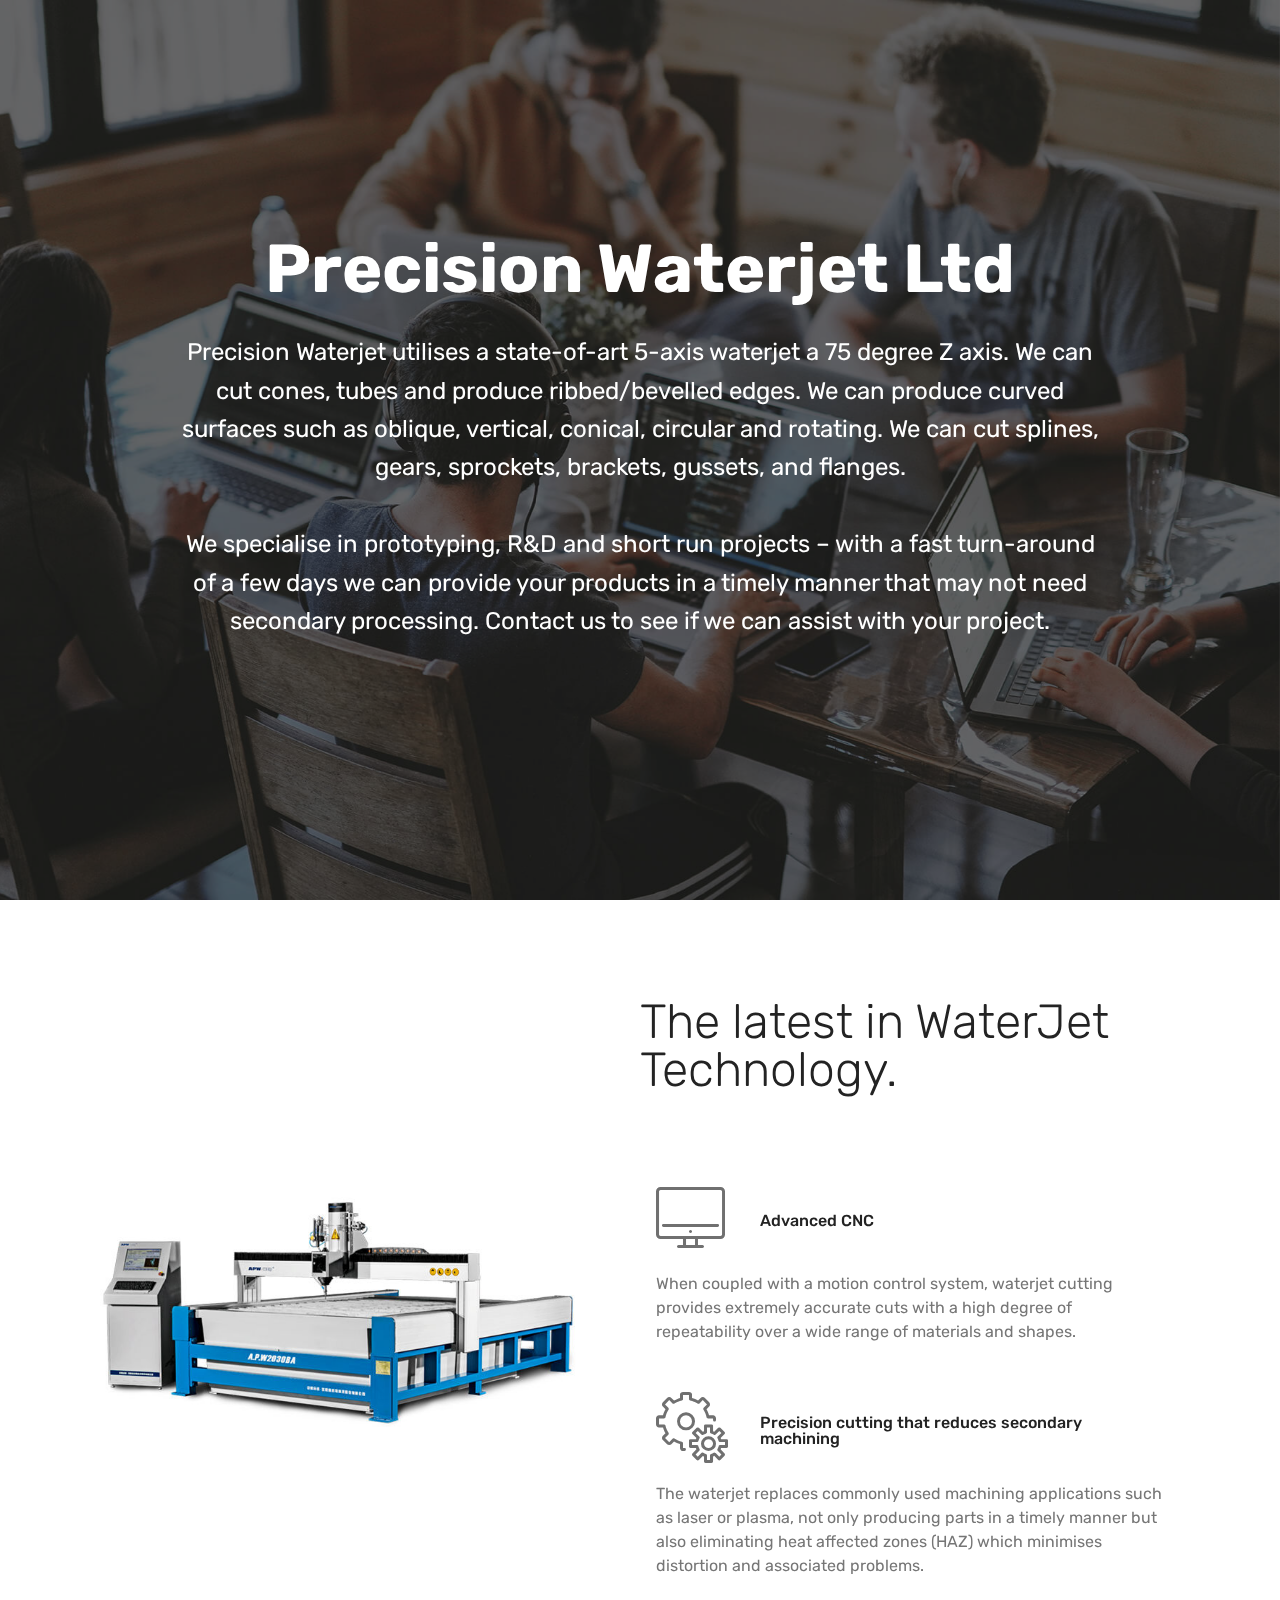
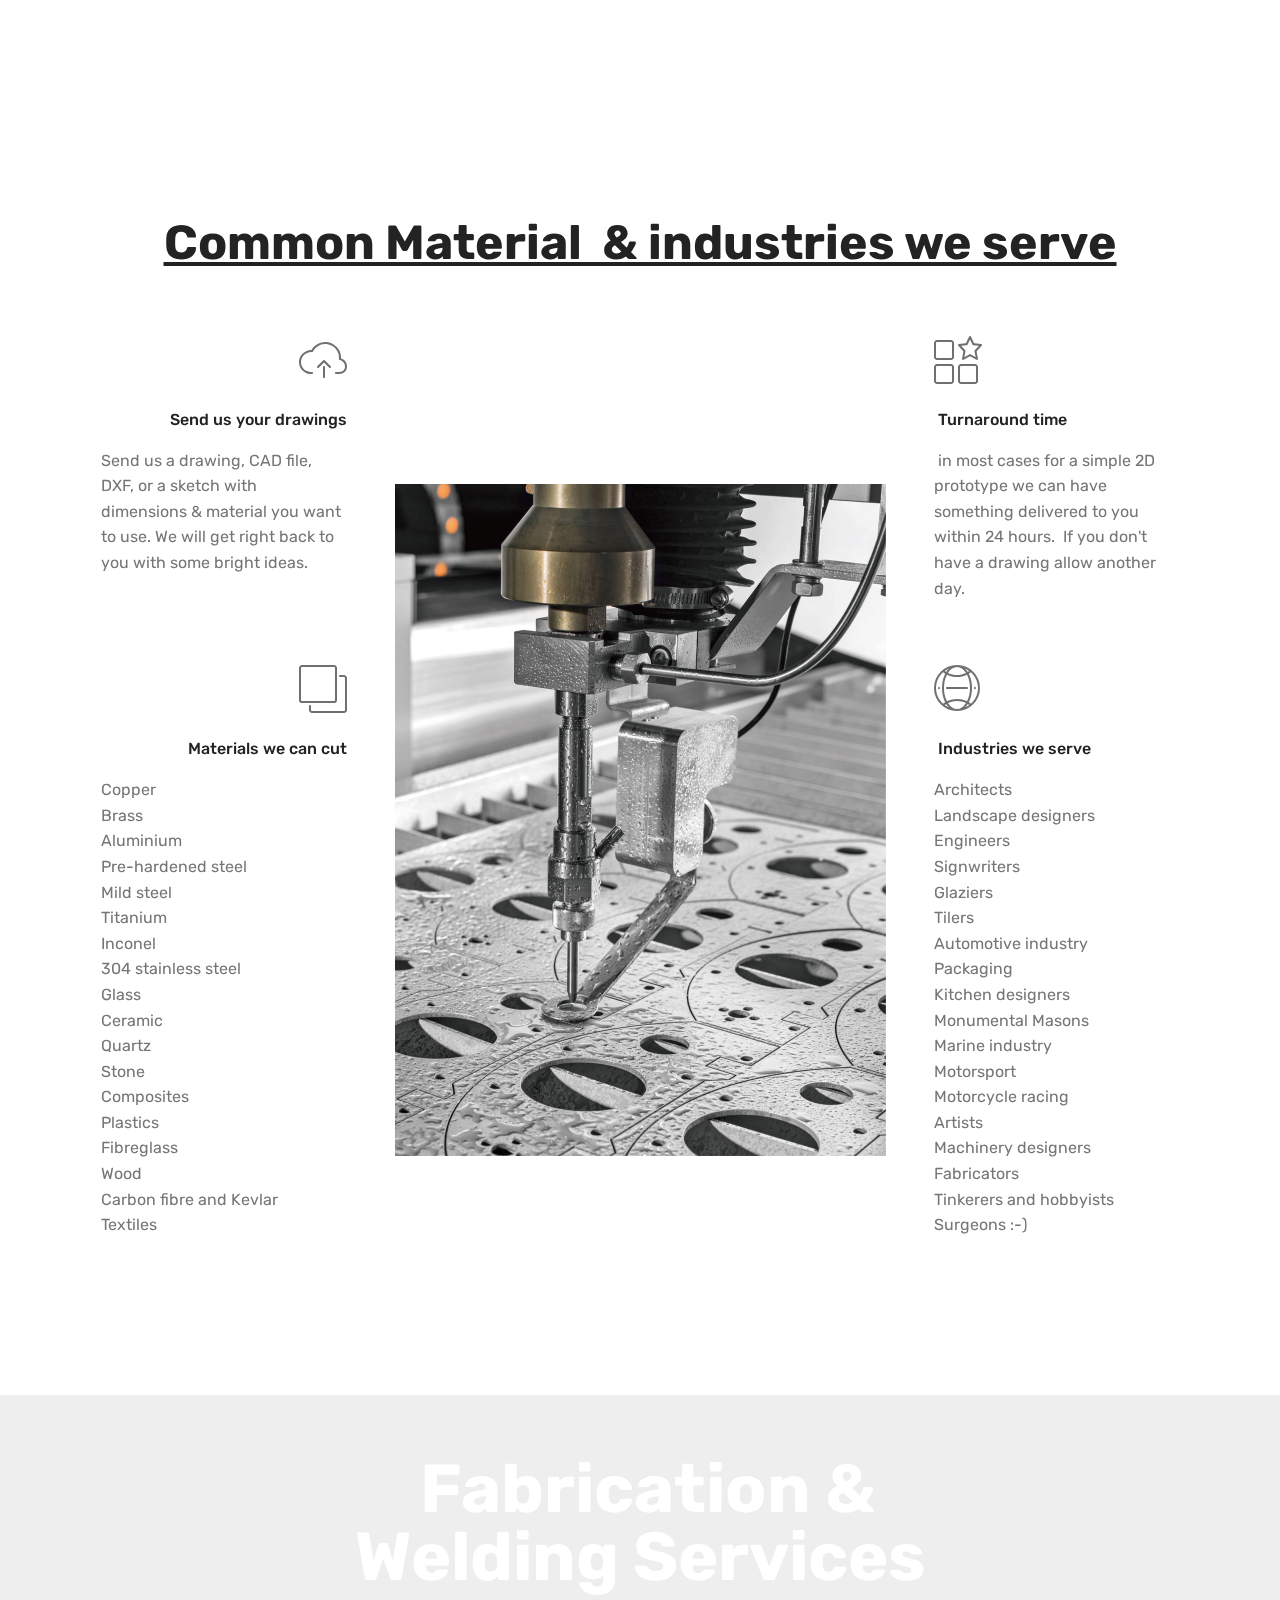
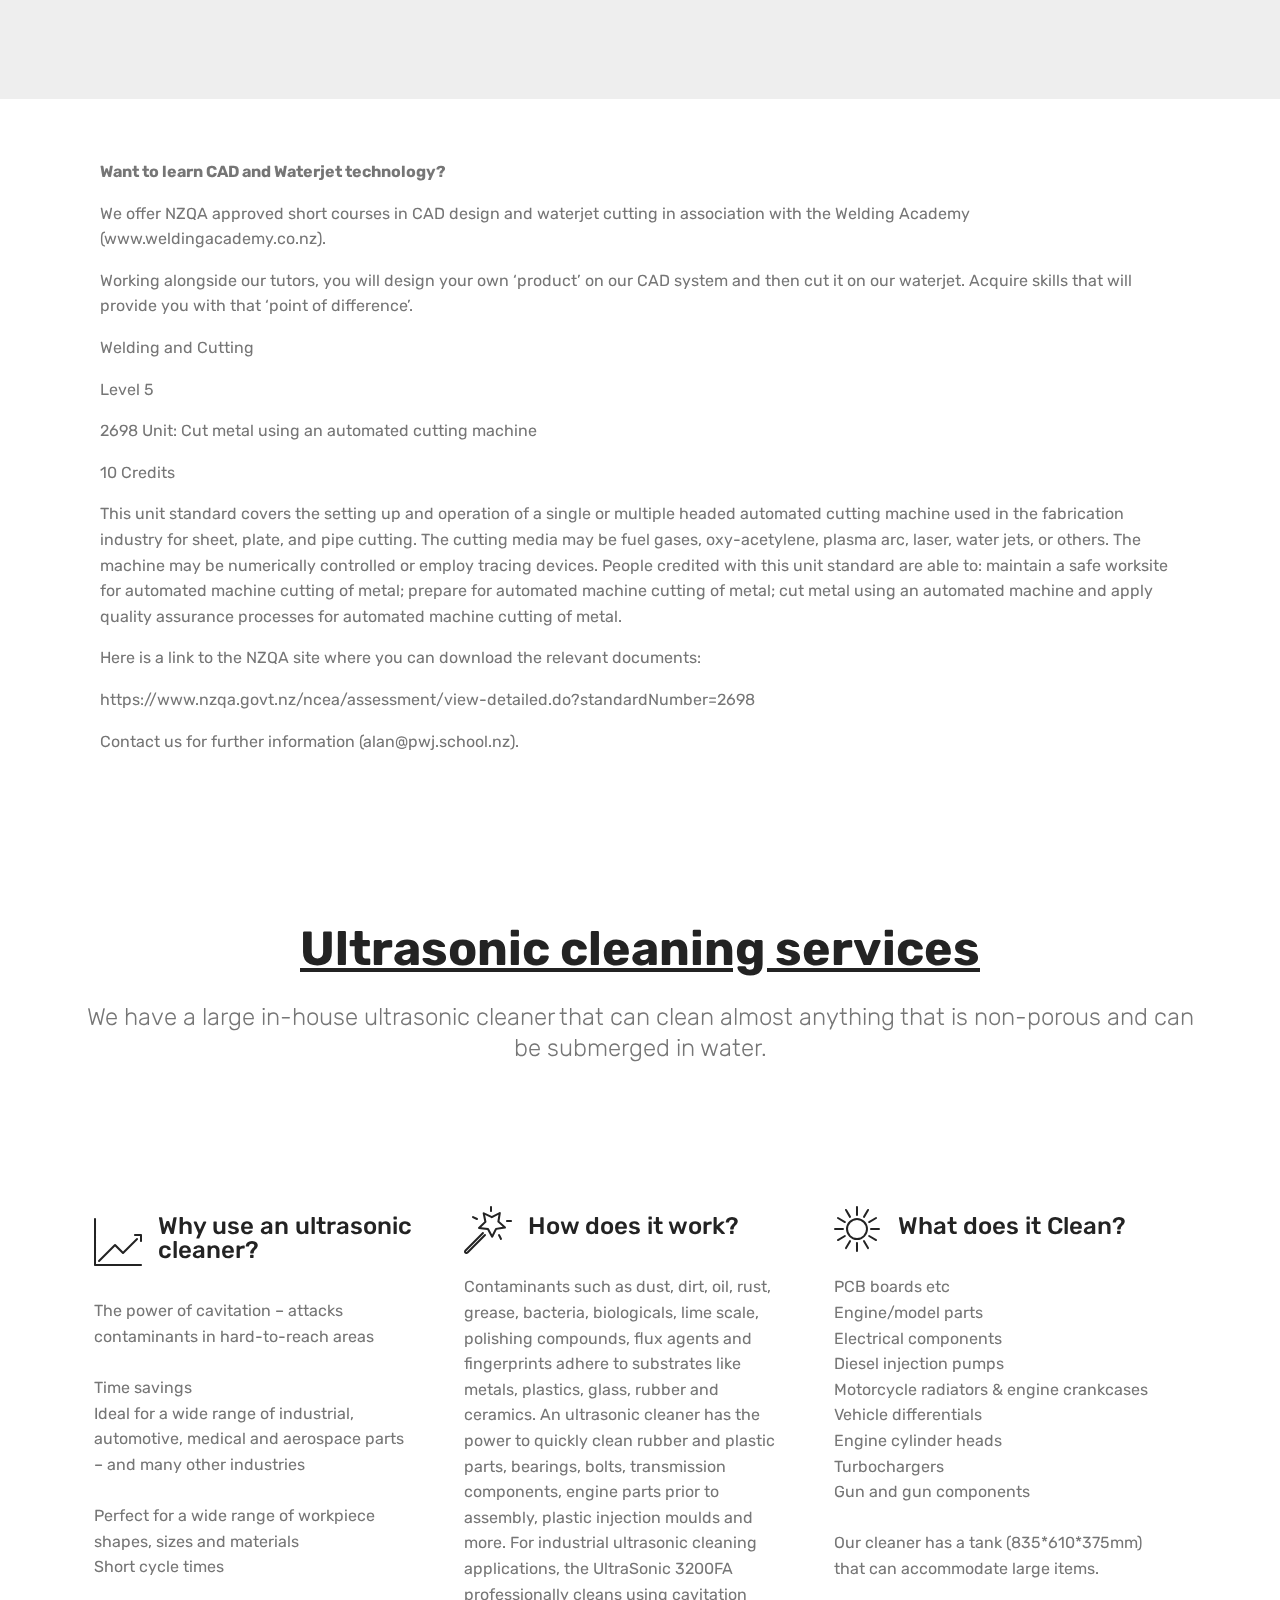
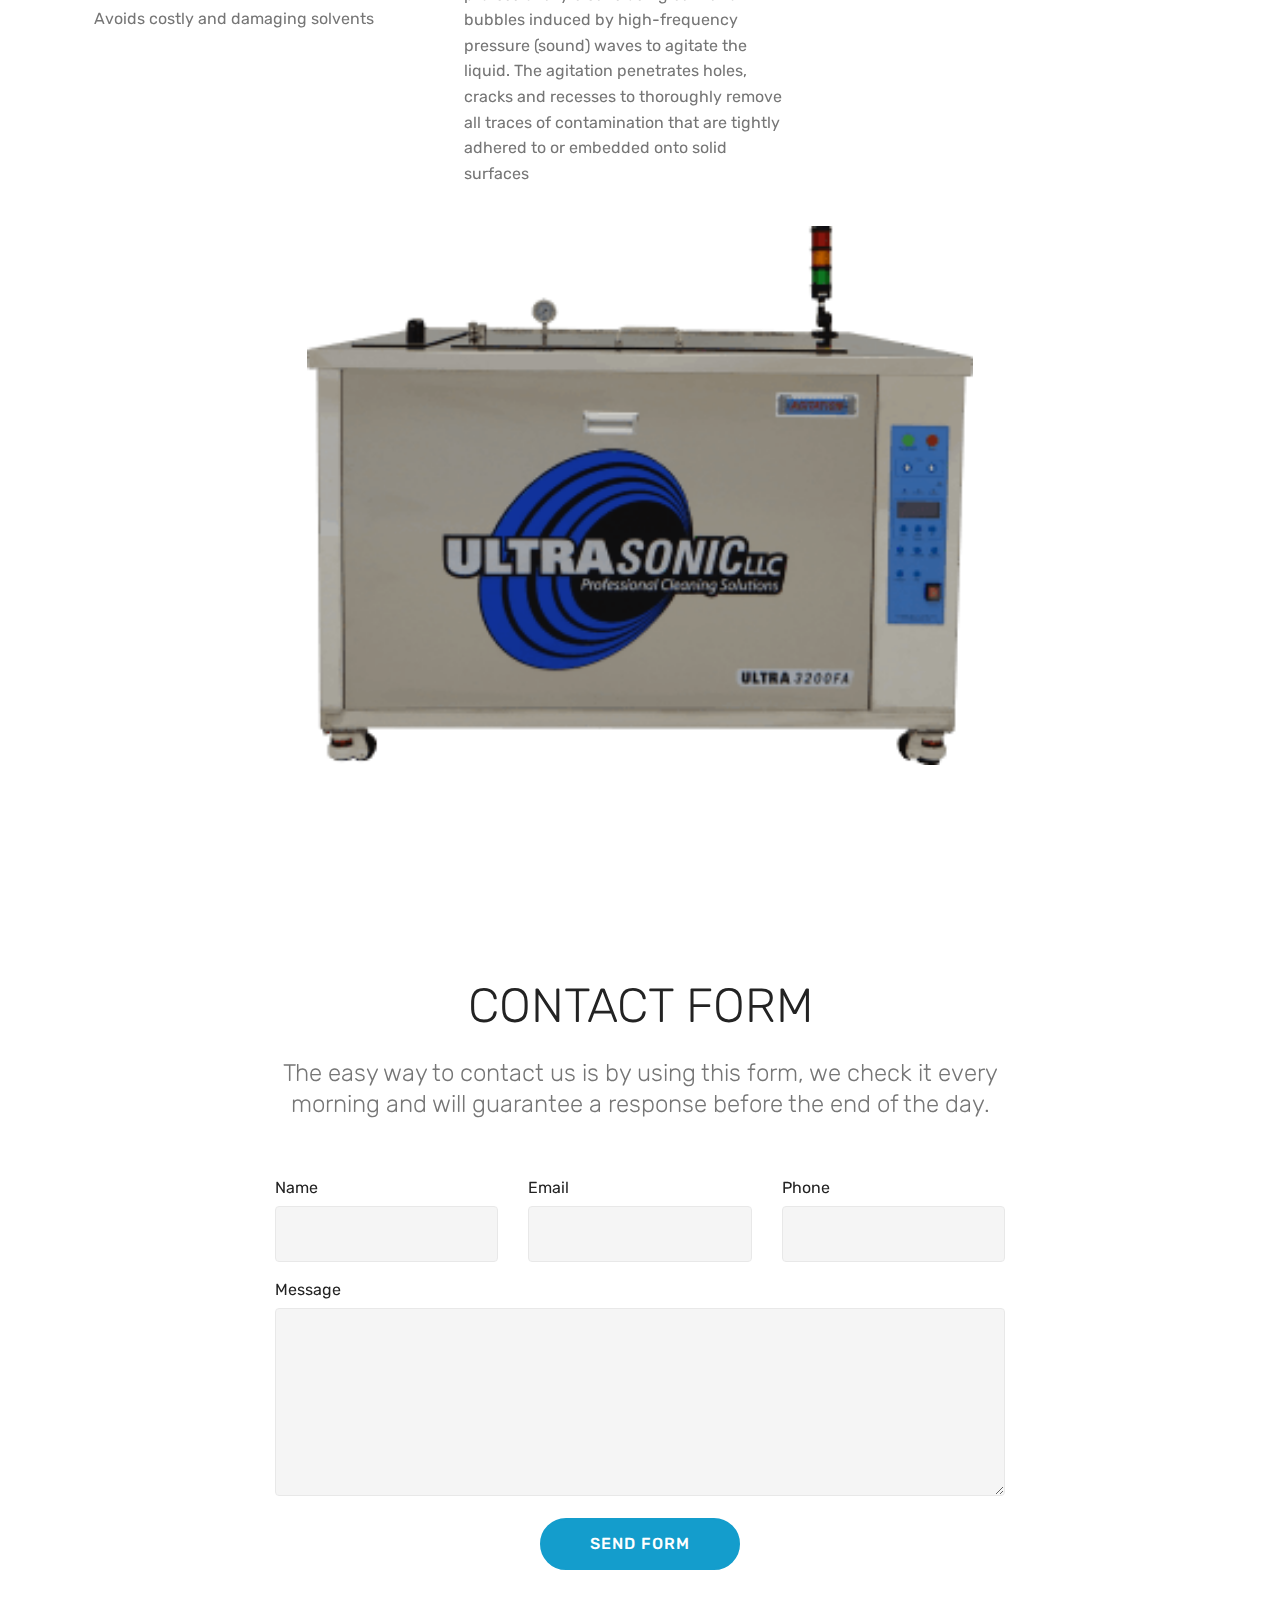
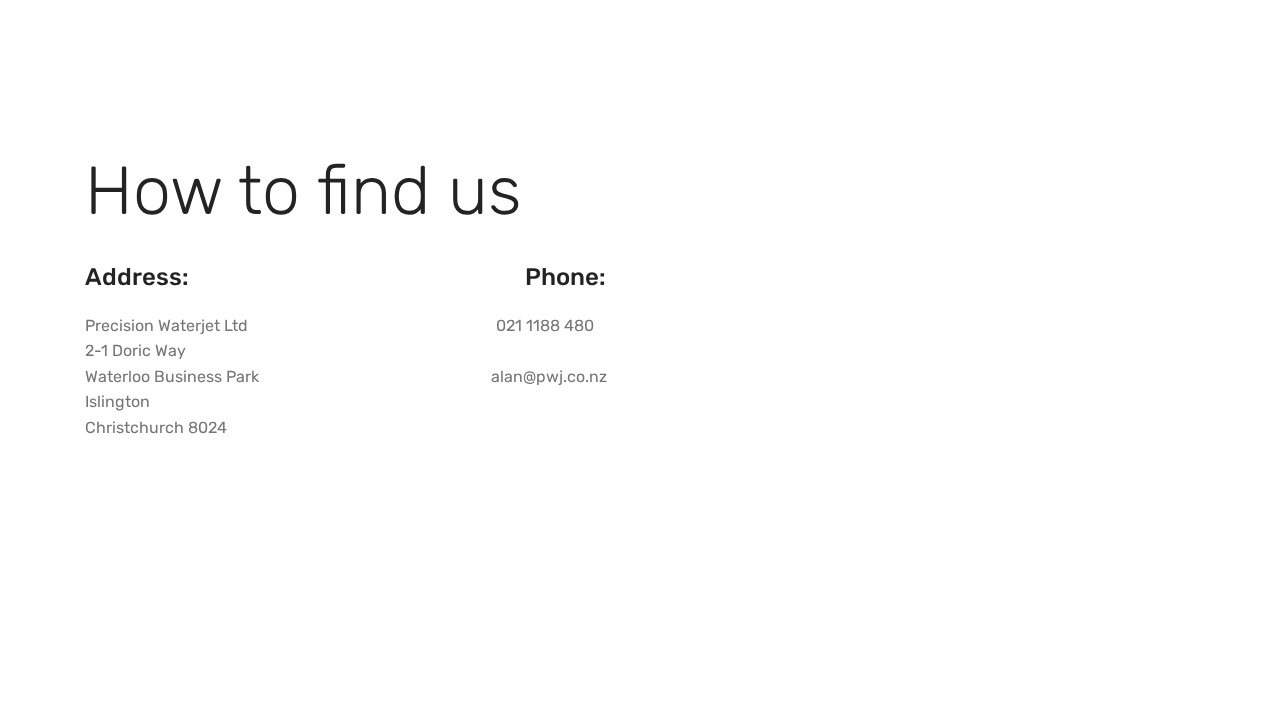
<file: PWJ Website/index.html>
<!DOCTYPE html>
<html  >
<head>
  <!-- Site made with Mobirise Website Builder v4.9.6, https://mobirise.com -->
  <meta charset="UTF-8">
  <meta http-equiv="X-UA-Compatible" content="IE=edge">
  <meta name="generator" content="Mobirise v4.9.6, mobirise.com">
  <meta name="viewport" content="width=device-width, initial-scale=1, minimum-scale=1">
  <link rel="shortcut icon" href="assets/images/logo4.png" type="image/x-icon">
  <meta name="description" content="">
  
  <title>Home</title>
  <link rel="stylesheet" href="assets/web/assets/mobirise-icons/mobirise-icons.css">
  <link rel="stylesheet" href="assets/tether/tether.min.css">
  <link rel="stylesheet" href="assets/bootstrap/css/bootstrap.min.css">
  <link rel="stylesheet" href="assets/bootstrap/css/bootstrap-grid.min.css">
  <link rel="stylesheet" href="assets/bootstrap/css/bootstrap-reboot.min.css">
  <link rel="stylesheet" href="assets/theme/css/style.css">
  <link rel="stylesheet" href="assets/mobirise/css/mbr-additional.css" type="text/css">
  
  
  
</head>
<body>
  <section class="cid-rkQCZmILXd mbr-fullscreen mbr-parallax-background" id="header2-3">

    

    <div class="mbr-overlay" style="opacity: 0.6; background-color: rgb(35, 35, 35);"></div>

    <div class="container align-center">
        <div class="row justify-content-md-center">
            <div class="mbr-white col-md-10">
                <h1 class="mbr-section-title mbr-bold pb-3 mbr-fonts-style display-1">
                    Precision Waterjet Ltd</h1>
                
                <p class="mbr-text pb-3 mbr-fonts-style display-5">Precision Waterjet utilises a state-of-art 5-axis waterjet a 75 degree Z axis.  We can cut cones, tubes and produce ribbed/bevelled edges.  We can produce curved surfaces such as oblique, vertical, conical, circular and rotating.  We can cut splines, gears, sprockets, brackets, gussets, and flanges.<br><br>We specialise in prototyping, R&amp;D and short run projects – with a fast turn-around of a few days we can provide your products in a timely manner that may not need secondary processing.  Contact us to see if we can assist with your project.</p>
                
            </div>
        </div>
    </div>
    
</section>

<section class="engine"><a href="https://mobirise.info">Mobirise</a></section><section class="features11 cid-rkQFtezVwQ" id="features11-6">

    

    

    <div class="container">   
        <div class="col-md-12">
            <div class="media-container-row">
                <div class="mbr-figure m-auto" style="width: 50%;">
                    <img src="assets/images/precision-waterjet-invite-intro.-658x319.jpg" alt="Mobirise" title="">
                </div>
                <div class=" align-left aside-content">
                    <h2 class="mbr-title pt-2 mbr-fonts-style display-2">The latest in WaterJet Technology.</h2>
                    <div class="mbr-section-text">
                        <p class="mbr-text mb-5 pt-3 mbr-light mbr-fonts-style display-5"></p>
                    </div>

                    <div class="block-content">
                        <div class="card p-3 pr-3">
                            <div class="media">
                                <div class=" align-self-center card-img pb-3">
                                    <span class="mbr-iconfont mbri-desktop"></span>
                                </div>     
                                <div class="media-body">
                                    <h4 class="card-title mbr-fonts-style display-7">
                                        Advanced CNC</h4>
                                </div>
                            </div>                

                            <div class="card-box">
                                <p class="block-text mbr-fonts-style display-7">
                                   When coupled with a motion control system, waterjet cutting provides extremely accurate cuts with a high degree of repeatability over a wide range of materials and shapes. 
                                </p>
                            </div>
                        </div>

                        <div class="card p-3 pr-3">
                            <div class="media">
                                <div class="align-self-center card-img pb-3">
                                    <span class="mbr-iconfont mbri-setting"></span>
                                </div>     
                                <div class="media-body">
                                    <h4 class="card-title mbr-fonts-style display-7">Precision cutting that reduces secondary machining</h4>
                                </div>
                            </div>                

                            <div class="card-box">
                                <p class="block-text mbr-fonts-style display-7">The waterjet replaces commonly used machining applications such as laser or plasma, not only producing parts in a timely manner but also eliminating heat affected zones (HAZ) which minimises distortion and associated problems.<br><br></p>
                            </div>
                        </div>
                    </div>
                </div>
            </div>
        </div> 
    </div>          
</section>

<section class="features12 cid-rkQGuRCJlD" id="features12-7">
    
    

    

    <div class="container">
        <h2 class="mbr-section-title pb-2 mbr-fonts-style display-2"><strong><u>
            Common Material &nbsp;&amp; industries we serve</u></strong></h2>
        

        <div class="media-container-row pt-5">
            <div class="block-content align-right">
                <div class="card pl-3 pr-3 pb-5">
                    <div class="mbr-card-img-title">
                        <div class="card-img pb-3">
                             <span class="mbri-upload mbr-iconfont"></span>
                        </div>
                        <div class="mbr-crt-title">
                            <h4 class="card-title py-2 mbr-crt-title mbr-fonts-style display-7">&nbsp;Send us your drawings</h4>
                        </div>
                    </div>                

                    <div class="card-box">
                        <p class="mbr-text mbr-section-text mbr-fonts-style display-7">Send us a drawing, CAD file, DXF, or a sketch with dimensions &amp; material you want to use. We will get right back to you with some bright ideas. <br><br></p>
                    </div>
                </div>

                <div class="card pl-3 pr-3">
                    <div class="mbr-card-img-title">
                        <div class="card-img pb-3">
                            <span class="mbr-iconfont mbri-layers"></span>
                        </div>
                        <div class="mbr-crt-title">
                            <h4 class="card-title py-2 mbr-crt-title mbr-fonts-style display-7">&nbsp;Materials we can cut</h4>
                        </div>
                    </div>
                    <div class="card-box">
                        <p class="mbr-text mbr-section-text mbr-fonts-style display-7">Copper<br>Brass&nbsp;<br>Aluminium<br>Pre-hardened steel<br>Mild steel<br>Titanium<br>Inconel&nbsp;<br>304 stainless steel<br>Glass&nbsp;<br>Ceramic&nbsp;<br>Quartz&nbsp;<br>Stone<br>Composites<br>Plastics<br>Fibreglass<br>Wood<br>Carbon fibre and Kevlar<br>Textiles<br></p>
                    </div>
                </div>
            </div>

            <div class="mbr-figure m-auto" style="width: 50%;">
                <img src="assets/images/cutting-head-982x1344.jpg" alt="Mobirise" title="">
            </div>

            <div class="block-content align-left">
                <div class="card pl-3 pr-3 pb-5">
                    <div class="mbr-card-img-title">
                        <div class="card-img pb-3">
                             <span class="mbri-features mbr-iconfont"></span>
                        </div>
                        <div class="mbr-crt-title">
                            <h4 class="card-title py-2 mbr-crt-title mbr-fonts-style display-7">&nbsp;Turnaround time</h4>
                        </div>
                    </div>                

                    <div class="card-box">
                        <p class="mbr-text mbr-section-text mbr-fonts-style display-7">&nbsp;in most cases for a simple 2D prototype we can have something delivered to you within 24 hours. &nbsp;If you don't have a drawing allow another day.</p>
                    </div>
                </div>

                <div class="card pl-3 pr-3">
                    <div class="mbr-card-img-title">
                        <div class="card-img pb-3">
                            <span class="mbr-iconfont mbri-globe-2"></span>
                        </div>
                        <div class="mbr-crt-title">
                            <h4 class="card-title py-2 mbr-crt-title mbr-fonts-style display-7">&nbsp;Industries we serve</h4>
                        </div>
                    </div>
                    <div class="card-box">
                        <p class="mbr-text mbr-section-text mbr-fonts-style display-7">Architects<br>Landscape designers<br>Engineers<br>Signwriters<br>Glaziers<br>Tilers<br>Automotive industry<br>Packaging<br>Kitchen designers<br>Monumental Masons<br>Marine industry<br>Motorsport<br>Motorcycle racing<br>Artists<br>Machinery designers<br>Fabricators<br>Tinkerers and hobbyists<br>Surgeons :-)<br><br><br></p>
                    </div>
                </div>
            </div>
        </div>
    </div>
</section>

<section class="mbr-section content5 cid-rkQLLt2ZIH mbr-parallax-background" id="content5-d">

    

    

    <div class="container">
        <div class="media-container-row">
            <div class="title col-12 col-md-8">
                <h2 class="align-center mbr-bold mbr-white pb-3 mbr-fonts-style display-1">&nbsp;Fabrication &amp; Welding Services</h2>
                <h3 class="mbr-section-subtitle align-center mbr-light mbr-white pb-3 mbr-fonts-style display-5"></h3>
                
                
            </div>
        </div>
    </div>
</section>

<section class="mbr-section article content1 cid-rkQMMgyXOM" id="content1-h">
    
     

    <div class="container">
        <div class="media-container-row">
            <div class="mbr-text col-12 mbr-fonts-style display-7 col-md-12"><p><strong>Want to learn CAD and Waterjet technology?</strong></p><p>We offer NZQA approved short courses in CAD design and waterjet cutting in association with the Welding Academy (www.weldingacademy.co.nz).</p><p>Working alongside our tutors, you will design your own ‘product’ on our CAD system and then cut it on our waterjet.  Acquire skills that will provide you with that ‘point of difference’.</p><p>Welding and Cutting</p><p>Level 5</p><p>2698 Unit: Cut metal using an automated cutting machine</p><p>10 Credits</p><p>This unit standard covers the setting up and operation of a single or multiple headed automated cutting machine used in the fabrication industry for sheet, plate, and pipe cutting. The cutting media may be fuel gases, oxy-acetylene, plasma arc, laser, water jets, or others. The machine may be numerically controlled or employ tracing devices. People credited with this unit standard are able to: maintain a safe worksite for automated machine cutting of metal; prepare for automated machine cutting of metal; cut metal using an automated machine and apply quality assurance processes for automated machine cutting of metal.</p><p>Here is a link to the NZQA site where you can download the relevant documents:</p><p>https://www.nzqa.govt.nz/ncea/assessment/view-detailed.do?standardNumber=2698&nbsp;</p><p><span style="font-size: 1rem;">Contact us for further information (alan@pwj.school.nz).</span><br></p></div>
        </div>
    </div>
</section>

<section class="features14 cid-rkQX5BbXIJ" id="features14-l">
    
    

    
    <div class="container align-center">
        <h2 class="mbr-section-title pb-3 mbr-fonts-style display-2"><strong><u>Ultrasonic cleaning services</u></strong></h2>
        <h3 class="mbr-section-subtitle pb-5 mbr-fonts-style display-5">We have a large in-house ultrasonic cleaner that can clean almost anything that is non-porous and can be submerged in water.<div><br></div><div><br></div></h3>
        <div class="media-container-column">
            <div class="row justify-content-center">
                <div class="card p-4 col-12 col-md-6 col-lg-4">
                    <div class="media pb-3">
                        <div class="card-img align-self-center">
                            <span class="mbr-iconfont mbri-growing-chart"></span>
                        </div>
                        <div class="media-body">
                            <h4 class="card-title py-2 align-left mbr-fonts-style display-5">Why use an ultrasonic cleaner?</h4>
                        </div>
                    </div>                
                    <div class="card-box align-left">
                        <p class="mbr-text mbr-fonts-style display-7">The power of cavitation – attacks contaminants in hard-to-reach areas<br><br>Time savings<br>Ideal for a wide range of industrial, automotive, medical and aerospace parts – and many other industries<br><br>Perfect for a wide range of workpiece shapes, sizes and materials<br>Short cycle times<br><br>Avoids costly and damaging solvents</p>
                    </div>
                </div>

                <div class="card p-4 col-12 col-md-6 col-lg-4">
                <div class="media pb-3">
                    <div class="card-img align-self-center">
                        <span class="mbr-iconfont mbri-magic-stick"></span>
                    </div>
                    <div class="media-body">
                        <h4 class="card-title py-2 align-left mbr-fonts-style display-5">
                                How does it work?</h4>
                    </div>
                </div>
                    <div class="card-box align-left">
                        <p class="mbr-text mbr-fonts-style display-7">
                            Contaminants such as dust, dirt, oil, rust, grease, bacteria, biologicals, lime scale, polishing compounds, flux agents and fingerprints adhere to substrates like metals, plastics, glass, rubber and ceramics.  An ultrasonic cleaner has the power to quickly clean rubber and plastic parts, bearings, bolts, transmission components, engine parts prior to assembly, plastic injection moulds and more.  For industrial ultrasonic cleaning applications, the UltraSonic 3200FA professionally cleans using cavitation bubbles induced by high-frequency pressure (sound) waves to agitate the liquid.  The agitation penetrates holes, cracks and recesses to thoroughly remove all traces of contamination that are tightly adhered to or embedded onto solid surfaces
                        </p>
                    </div>
                </div>

                <div class="card p-4 col-12 col-md-6 col-lg-4">
                <div class="media pb-3">
                    <div class="card-img align-self-center">
                        <span class="mbr-iconfont mbri-sun2"></span>
                    </div>
                    <div class="media-body">
                        <h4 class="card-title py-2 align-left mbr-fonts-style display-5">
                            What does it Clean?</h4>
                    </div>
                </div>
                    <div class="card-box align-left">
                        <p class="mbr-text mbr-fonts-style display-7">PCB boards etc<br>Engine/model parts<br>Electrical components<br>Diesel injection pumps<br>Motorcycle radiators &amp; engine crankcases<br>Vehicle differentials<br>Engine cylinder heads<br>Turbochargers<br>Gun and gun components<br><br>Our cleaner has a tank (835*610*375mm) that can accommodate large items.</p>
                    </div>
                </div>

                
            </div>
            <div class="media-container-row image-row">
                <div class="mbr-figure" style="width: 60%;">
                    <img src="assets/images/pgm-show-image-297x240.png" alt="Mobirise" title="">
                </div>
            </div>
        </div>
    </div>
</section>

<section class="mbr-section form1 cid-rkQKCdt8cI" id="form1-9">

    

    
    <div class="container">
        <div class="row justify-content-center">
            <div class="title col-12 col-lg-8">
                <h2 class="mbr-section-title align-center pb-3 mbr-fonts-style display-2">
                    CONTACT FORM
                </h2>
                <h3 class="mbr-section-subtitle align-center mbr-light pb-3 mbr-fonts-style display-5">The easy way to contact us is by using this form, we check it every morning and will guarantee a response before the end of the day.</h3>
            </div>
        </div>
    </div>
    <div class="container">
        <div class="row justify-content-center">
            <div class="media-container-column col-lg-8" data-form-type="formoid">
                <!---Formbuilder Form--->
                <form action="https://mobirise.com/" method="POST" class="mbr-form form-with-styler" data-form-title="Mobirise Form"><input type="hidden" name="email" data-form-email="true" value="mvliRX4npaPy4A1wS18x80wcmVgIwsgh3WFTuBWioDJHQKvaS89vV9i3dUfiKjBCstx/4z0pOxVlPW2RDIwtulDRIYaRELJCcqIDs0y/EjB+d4g+sq/M/0VHiOcZrFjK">
                    <div class="row row-sm-offset">
                        <div hidden="hidden" data-form-alert="" class="alert alert-success col-12">Thanks for filling out the form!</div>
                        <div hidden="hidden" data-form-alert-danger="" class="alert alert-danger col-12">
                        </div>
                    </div>
                    <div class="dragArea row row-sm-offset">
                        <div class="col-md-4  form-group" data-for="name">
                            <label for="name-form1-9" class="form-control-label mbr-fonts-style display-7">Name</label>
                            <input type="text" name="name" data-form-field="Name" required="required" class="form-control display-7" id="name-form1-9">
                        </div>
                        <div class="col-md-4  form-group" data-for="email">
                            <label for="email-form1-9" class="form-control-label mbr-fonts-style display-7">Email</label>
                            <input type="email" name="email" data-form-field="Email" required="required" class="form-control display-7" id="email-form1-9">
                        </div>
                        <div data-for="phone" class="col-md-4  form-group">
                            <label for="phone-form1-9" class="form-control-label mbr-fonts-style display-7">Phone</label>
                            <input type="tel" name="phone" data-form-field="Phone" class="form-control display-7" id="phone-form1-9">
                        </div>
                        <div data-for="message" class="col-md-12 form-group">
                            <label for="message-form1-9" class="form-control-label mbr-fonts-style display-7">Message</label>
                            <textarea name="message" data-form-field="Message" class="form-control display-7" id="message-form1-9"></textarea>
                        </div>
                        <div class="col-md-12 input-group-btn align-center">
                            <button type="submit" class="btn btn-primary btn-form display-4">SEND FORM</button>
                        </div>
                    </div>
                </form><!---Formbuilder Form--->
            </div>
        </div>
    </div>
</section>

<section class="mbr-section contacts1 cid-rkQKRBzU5I" id="contacts1-a">
    <!---->
    
    <!---->
    <!--Overlay-->
    
    <!--Container-->
    <div class="container">
        <div class="row">
            <!--Titles-->
            <div class="title col-12">
                <h2 class="align-left mbr-fonts-style display-1">
                    How to find us</h2>
                
            </div>
            <!--Left-->
            <div class="col-12 col-md-6">
                <div class="left-block wrapper">
                    <div class="b b-adress">
                        <h5 class="align-left mbr-fonts-style m-0 display-5">
                            Address: &nbsp; &nbsp; &nbsp; &nbsp; &nbsp; &nbsp; &nbsp; &nbsp; &nbsp; &nbsp; &nbsp; &nbsp; &nbsp; &nbsp; &nbsp; &nbsp; &nbsp; &nbsp; &nbsp; &nbsp; &nbsp; &nbsp; &nbsp; &nbsp; &nbsp; &nbsp; &nbsp; &nbsp;Phone:&nbsp;</h5>
                        <p class="mbr-text align-left mbr-fonts-style display-7">Precision Waterjet Ltd &nbsp; &nbsp; &nbsp; &nbsp; &nbsp; &nbsp; &nbsp; &nbsp; &nbsp; &nbsp; &nbsp; &nbsp; &nbsp; &nbsp; &nbsp; &nbsp; &nbsp; &nbsp; &nbsp; &nbsp; &nbsp; &nbsp; &nbsp; &nbsp; &nbsp; &nbsp; &nbsp; &nbsp; &nbsp; &nbsp; &nbsp;021 1188 480<br>2-1 Doric Way&nbsp;<br>Waterloo Business Park &nbsp; &nbsp; &nbsp; &nbsp; &nbsp; &nbsp; &nbsp; &nbsp; &nbsp; &nbsp; &nbsp; &nbsp; &nbsp; &nbsp; &nbsp; &nbsp; &nbsp; &nbsp; &nbsp; &nbsp; &nbsp; &nbsp; &nbsp; &nbsp; &nbsp; &nbsp; &nbsp; &nbsp; &nbsp;alan@pwj.co.nz<br>Islington<br>Christchurch 8024</p>
                    </div>
                    
                    
                </div>
            </div>
            <!--Right-->
            <div class="col-12 col-md-6">
                <div class="google-map"></div>
            </div>
        </div>
    </div>
</section>


  <script src="assets/web/assets/jquery/jquery.min.js"></script>
  <script src="assets/popper/popper.min.js"></script>
  <script src="assets/tether/tether.min.js"></script>
  <script src="assets/bootstrap/js/bootstrap.min.js"></script>
  <script src="assets/smoothscroll/smooth-scroll.js"></script>
  <script src="assets/parallax/jarallax.min.js"></script>
  <script src="assets/theme/js/script.js"></script>
  <script src="assets/formoid/formoid.min.js"></script>
  
  
</body>
</html>
</file>
<file: PWJ Website/assets/web/assets/mobirise-icons/mobirise-icons.css>
@font-face {
  font-family: 'MobiriseIcons';
  src:  url('mobirise-icons.eot?spat4u');
  src:  url('mobirise-icons.eot?spat4u#iefix') format('embedded-opentype'),
    url('mobirise-icons.ttf?spat4u') format('truetype'),
    url('mobirise-icons.woff?spat4u') format('woff'),
    url('mobirise-icons.svg?spat4u#MobiriseIcons') format('svg');
  font-weight: normal;
  font-style: normal;
}

[class^="mbri-"], [class*=" mbri-"] {
  /* use !important to prevent issues with browser extensions that change fonts */
  font-family: MobiriseIcons !important;
  speak: none;
  font-style: normal;
  font-weight: normal;
  font-variant: normal;
  text-transform: none;
  line-height: 1;

  /* Better Font Rendering =========== */
  -webkit-font-smoothing: antialiased;
  -moz-osx-font-smoothing: grayscale;
}

.mbri-add-submenu:before {
  content: "\e900";
}
.mbri-alert:before {
  content: "\e901";
}
.mbri-align-center:before {
  content: "\e902";
}
.mbri-align-justify:before {
  content: "\e903";
}
.mbri-align-left:before {
  content: "\e904";
}
.mbri-align-right:before {
  content: "\e905";
}
.mbri-android:before {
  content: "\e906";
}
.mbri-apple:before {
  content: "\e907";
}
.mbri-arrow-down:before {
  content: "\e908";
}
.mbri-arrow-next:before {
  content: "\e909";
}
.mbri-arrow-prev:before {
  content: "\e90a";
}
.mbri-arrow-up:before {
  content: "\e90b";
}
.mbri-bold:before {
  content: "\e90c";
}
.mbri-bookmark:before {
  content: "\e90d";
}
.mbri-bootstrap:before {
  content: "\e90e";
}
.mbri-briefcase:before {
  content: "\e90f";
}
.mbri-browse:before {
  content: "\e910";
}
.mbri-bulleted-list:before {
  content: "\e911";
}
.mbri-calendar:before {
  content: "\e912";
}
.mbri-camera:before {
  content: "\e913";
}
.mbri-cart-add:before {
  content: "\e914";
}
.mbri-cart-full:before {
  content: "\e915";
}
.mbri-cash:before {
  content: "\e916";
}
.mbri-change-style:before {
  content: "\e917";
}
.mbri-chat:before {
  content: "\e918";
}
.mbri-clock:before {
  content: "\e919";
}
.mbri-close:before {
  content: "\e91a";
}
.mbri-cloud:before {
  content: "\e91b";
}
.mbri-code:before {
  content: "\e91c";
}
.mbri-contact-form:before {
  content: "\e91d";
}
.mbri-credit-card:before {
  content: "\e91e";
}
.mbri-cursor-click:before {
  content: "\e91f";
}
.mbri-cust-feedback:before {
  content: "\e920";
}
.mbri-database:before {
  content: "\e921";
}
.mbri-delivery:before {
  content: "\e922";
}
.mbri-desktop:before {
  content: "\e923";
}
.mbri-devices:before {
  content: "\e924";
}
.mbri-down:before {
  content: "\e925";
}
.mbri-download:before {
  content: "\e989";
}
.mbri-drag-n-drop:before {
  content: "\e927";
}
.mbri-drag-n-drop2:before {
  content: "\e928";
}
.mbri-edit:before {
  content: "\e929";
}
.mbri-edit2:before {
  content: "\e92a";
}
.mbri-error:before {
  content: "\e92b";
}
.mbri-extension:before {
  content: "\e92c";
}
.mbri-features:before {
  content: "\e92d";
}
.mbri-file:before {
  content: "\e92e";
}
.mbri-flag:before {
  content: "\e92f";
}
.mbri-folder:before {
  content: "\e930";
}
.mbri-gift:before {
  content: "\e931";
}
.mbri-github:before {
  content: "\e932";
}
.mbri-globe:before {
  content: "\e933";
}
.mbri-globe-2:before {
  content: "\e934";
}
.mbri-growing-chart:before {
  content: "\e935";
}
.mbri-hearth:before {
  content: "\e936";
}
.mbri-help:before {
  content: "\e937";
}
.mbri-home:before {
  content: "\e938";
}
.mbri-hot-cup:before {
  content: "\e939";
}
.mbri-idea:before {
  content: "\e93a";
}
.mbri-image-gallery:before {
  content: "\e93b";
}
.mbri-image-slider:before {
  content: "\e93c";
}
.mbri-info:before {
  content: "\e93d";
}
.mbri-italic:before {
  content: "\e93e";
}
.mbri-key:before {
  content: "\e93f";
}
.mbri-laptop:before {
  content: "\e940";
}
.mbri-layers:before {
  content: "\e941";
}
.mbri-left-right:before {
  content: "\e942";
}
.mbri-left:before {
  content: "\e943";
}
.mbri-letter:before {
  content: "\e944";
}
.mbri-like:before {
  content: "\e945";
}
.mbri-link:before {
  content: "\e946";
}
.mbri-lock:before {
  content: "\e947";
}
.mbri-login:before {
  content: "\e948";
}
.mbri-logout:before {
  content: "\e949";
}
.mbri-magic-stick:before {
  content: "\e94a";
}
.mbri-map-pin:before {
  content: "\e94b";
}
.mbri-menu:before {
  content: "\e94c";
}
.mbri-mobile:before {
  content: "\e94d";
}
.mbri-mobile2:before {
  content: "\e94e";
}
.mbri-mobirise:before {
  content: "\e94f";
}
.mbri-more-horizontal:before {
  content: "\e950";
}
.mbri-more-vertical:before {
  content: "\e951";
}
.mbri-music:before {
  content: "\e952";
}
.mbri-new-file:before {
  content: "\e953";
}
.mbri-numbered-list:before {
  content: "\e954";
}
.mbri-opened-folder:before {
  content: "\e955";
}
.mbri-pages:before {
  content: "\e956";
}
.mbri-paper-plane:before {
  content: "\e957";
}
.mbri-paperclip:before {
  content: "\e958";
}
.mbri-photo:before {
  content: "\e959";
}
.mbri-photos:before {
  content: "\e95a";
}
.mbri-pin:before {
  content: "\e95b";
}
.mbri-play:before {
  content: "\e95c";
}
.mbri-plus:before {
  content: "\e95d";
}
.mbri-preview:before {
  content: "\e95e";
}
.mbri-print:before {
  content: "\e95f";
}
.mbri-protect:before {
  content: "\e960";
}
.mbri-question:before {
  content: "\e961";
}
.mbri-quote-left:before {
  content: "\e962";
}
.mbri-quote-right:before {
  content: "\e963";
}
.mbri-refresh:before {
  content: "\e964";
}
.mbri-responsive:before {
  content: "\e965";
}
.mbri-right:before {
  content: "\e966";
}
.mbri-rocket:before {
  content: "\e967";
}
.mbri-sad-face:before {
  content: "\e968";
}
.mbri-sale:before {
  content: "\e969";
}
.mbri-save:before {
  content: "\e96a";
}
.mbri-search:before {
  content: "\e96b";
}
.mbri-setting:before {
  content: "\e96c";
}
.mbri-setting2:before {
  content: "\e96d";
}
.mbri-setting3:before {
  content: "\e96e";
}
.mbri-share:before {
  content: "\e96f";
}
.mbri-shopping-bag:before {
  content: "\e970";
}
.mbri-shopping-basket:before {
  content: "\e971";
}
.mbri-shopping-cart:before {
  content: "\e972";
}
.mbri-sites:before {
  content: "\e973";
}
.mbri-smile-face:before {
  content: "\e974";
}
.mbri-speed:before {
  content: "\e975";
}
.mbri-star:before {
  content: "\e976";
}
.mbri-success:before {
  content: "\e977";
}
.mbri-sun:before {
  content: "\e978";
}
.mbri-sun2:before {
  content: "\e979";
}
.mbri-tablet:before {
  content: "\e97a";
}
.mbri-tablet-vertical:before {
  content: "\e97b";
}
.mbri-target:before {
  content: "\e97c";
}
.mbri-timer:before {
  content: "\e97d";
}
.mbri-to-ftp:before {
  content: "\e97e";
}
.mbri-to-local-drive:before {
  content: "\e97f";
}
.mbri-touch-swipe:before {
  content: "\e980";
}
.mbri-touch:before {
  content: "\e981";
}
.mbri-trash:before {
  content: "\e982";
}
.mbri-underline:before {
  content: "\e983";
}
.mbri-unlink:before {
  content: "\e984";
}
.mbri-unlock:before {
  content: "\e985";
}
.mbri-up-down:before {
  content: "\e986";
}
.mbri-up:before {
  content: "\e987";
}
.mbri-update:before {
  content: "\e988";
}
.mbri-upload:before {
 content: "\e926"; 
}
.mbri-user:before {
  content: "\e98a";
}
.mbri-user2:before {
  content: "\e98b";
}
.mbri-users:before {
  content: "\e98c";
}
.mbri-video:before {
  content: "\e98d";
}
.mbri-video-play:before {
  content: "\e98e";
}
.mbri-watch:before {
  content: "\e98f";
}
.mbri-website-theme:before {
  content: "\e990";
}
.mbri-wifi:before {
  content: "\e991";
}
.mbri-windows:before {
  content: "\e992";
}
.mbri-zoom-out:before {
  content: "\e993";
}
.mbri-redo:before {
  content: "\e994";
}
.mbri-undo:before {
  content: "\e995";
}
</file>
<file: PWJ Website/assets/theme/css/style.css>
/*!
 * Mobirise v4 theme (https://mobirise.com/)
 * Copyright 2017 Mobirise
 */
section {
  background-color: #eeeeee; }

section,
.container,
.container-fluid {
  position: relative;
  word-wrap: break-word; }

a.mbr-iconfont:hover {
  text-decoration: none; }

.article .lead p, .article .lead ul, .article .lead ol, .article .lead pre, .article .lead blockquote {
  margin-bottom: 0; }

a {
  font-style: normal;
  font-weight: 400;
  cursor: pointer; }
  a, a:hover {
    text-decoration: none; }

figure {
  margin-bottom: 0; }

body {
  color: #232323; }

h1, h2, h3, h4, h5, h6,
.h1, .h2, .h3, .h4, .h5, .h6,
.display-1, .display-2, .display-3, .display-4 {
  line-height: 1;
  word-break: break-word;
  word-wrap: break-word; }

b, strong {
  font-weight: bold; }

blockquote {
  padding: 10px 0 10px 20px;
  position: relative;
  border-left: 2px solid;
  border-color: #ff3366; }

input:-webkit-autofill, input:-webkit-autofill:hover, input:-webkit-autofill:focus, input:-webkit-autofill:active {
  transition-delay: 9999s;
  transition-property: background-color, color; }

textarea[type="hidden"] {
  display: none; }

body {
  position: relative; }

section {
  background-position: 50% 50%;
  background-repeat: no-repeat;
  background-size: cover; }
  section .mbr-background-video,
  section .mbr-background-video-preview {
    position: absolute;
    bottom: 0;
    left: 0;
    right: 0;
    top: 0; }

.hidden {
  visibility: hidden; }

.mbr-z-index20 {
  z-index: 20; }

/*! Base colors */
.mbr-white {
  color: #ffffff; }

.mbr-black {
  color: #000000; }

.mbr-bg-white {
  background-color: #ffffff; }

.mbr-bg-black {
  background-color: #000000; }

/*! Text-aligns */
.align-left {
  text-align: left; }

.align-center {
  text-align: center; }

.align-right {
  text-align: right; }

@media (max-width: 767px) {
  .align-left, .align-center, .align-right, .mbr-section-btn, .mbr-section-title {
    text-align: center; } }
/*! Font-weight  */
.mbr-light {
  font-weight: 300; }

.mbr-regular {
  font-weight: 400; }

.mbr-semibold {
  font-weight: 500; }

.mbr-bold {
  font-weight: 700; }

/*! Media  */
.media-size-item {
  -webkit-flex: 1 1 auto;
  -moz-flex: 1 1 auto;
  -ms-flex: 1 1 auto;
  -o-flex: 1 1 auto;
  flex: 1 1 auto; }

.media-content {
  -webkit-flex-basis: 100%;
  flex-basis: 100%; }

.media-container-row {
  display: -ms-flexbox;
  display: -webkit-flex;
  display: flex;
  -webkit-flex-direction: row;
  -ms-flex-direction: row;
  flex-direction: row;
  -webkit-flex-wrap: wrap;
  -ms-flex-wrap: wrap;
  flex-wrap: wrap;
  -webkit-justify-content: center;
  -ms-flex-pack: center;
  justify-content: center;
  -webkit-align-content: center;
  -ms-flex-line-pack: center;
  align-content: center;
  -webkit-align-items: start;
  -ms-flex-align: start;
  align-items: start; }
  .media-container-row .media-size-item {
    width: 400px; }

.media-container-column {
  display: -ms-flexbox;
  display: -webkit-flex;
  display: flex;
  -webkit-flex-direction: column;
  -ms-flex-direction: column;
  flex-direction: column;
  -webkit-flex-wrap: wrap;
  -ms-flex-wrap: wrap;
  flex-wrap: wrap;
  -webkit-justify-content: center;
  -ms-flex-pack: center;
  justify-content: center;
  -webkit-align-content: center;
  -ms-flex-line-pack: center;
  align-content: center;
  -webkit-align-items: stretch;
  -ms-flex-align: stretch;
  align-items: stretch; }
  .media-container-column > * {
    width: 100%; }

@media (min-width: 992px) {
  .media-container-row {
    -webkit-flex-wrap: nowrap;
    -ms-flex-wrap: nowrap;
    flex-wrap: nowrap; } }
figure {
  overflow: hidden; }

figure[mbr-media-size] {
  transition: width 0.1s; }

.mbr-figure img, .mbr-figure iframe {
  display: block;
  width: 100%; }

.card {
  background-color: transparent;
  border: none; }

.card-img {
  text-align: center;
  flex-shrink: 0;
  -webkit-flex-shrink: 0; }

.media {
  max-width: 100%;
  margin: 0 auto; }

.mbr-figure {
  -ms-flex-item-align: center;
  -ms-grid-row-align: center;
  -webkit-align-self: center;
  align-self: center; }

.media-container > div {
  max-width: 100%; }

.mbr-figure img, .card-img img {
  width: 100%; }

@media (max-width: 991px) {
  .media-size-item {
    width: auto !important; }

  .media {
    width: auto; }

  .mbr-figure {
    width: 100% !important; } }
/*! Buttons */
.mbr-section-btn {
  margin-left: -.25rem;
  margin-right: -.25rem;
  font-size: 0; }

nav .mbr-section-btn {
  margin-left: 0rem;
  margin-right: 0rem; }

/*! Btn icon margin */
.btn .mbr-iconfont, .btn.btn-sm .mbr-iconfont {
  cursor: pointer;
  margin-right: 0.5rem; }

.btn.btn-md .mbr-iconfont, .btn.btn-md .mbr-iconfont {
  margin-right: 0.8rem; }

.mbr-regular {
  font-weight: 400; }

.mbr-semibold {
  font-weight: 500; }

.mbr-bold {
  font-weight: 700; }

[type="submit"] {
  -webkit-appearance: none; }

/*! Full-screen */
.mbr-fullscreen .mbr-overlay {
  min-height: 100vh; }

.mbr-fullscreen {
  display: flex;
  display: -webkit-flex;
  display: -moz-flex;
  display: -ms-flex;
  display: -o-flex;
  align-items: center;
  -webkit-align-items: center;
  min-height: 100vh;
  padding-top: 3rem;
  padding-bottom: 3rem; }

/*! Map */
.map {
  height: 25rem;
  position: relative; }
  .map iframe {
    width: 100%;
    height: 100%; }

/* Form */
.form-asterisk {
  font-family: initial;
  position: absolute;
  top: -2px;
  font-weight: normal; }

/*! Scroll to top arrow */
.mbr-arrow-up {
  bottom: 25px;
  right: 90px;
  position: fixed;
  text-align: right;
  z-index: 5000;
  color: #ffffff;
  font-size: 32px;
  transform: rotate(180deg);
  -webkit-transform: rotate(180deg); }

.mbr-arrow-up a {
  background: rgba(0, 0, 0, 0.2);
  border-radius: 3px;
  color: #fff;
  display: inline-block;
  height: 60px;
  width: 60px;
  outline-style: none !important;
  position: relative;
  text-decoration: none;
  transition: all .3s ease-in-out;
  cursor: pointer;
  text-align: center; }
  .mbr-arrow-up a:hover {
    background-color: rgba(0, 0, 0, 0.4); }
  .mbr-arrow-up a i {
    line-height: 60px; }

.mbr-arrow-up-icon {
  display: block;
  color: #fff; }

.mbr-arrow-up-icon::before {
  content: "\203a";
  display: inline-block;
  font-family: serif;
  font-size: 32px;
  line-height: 1;
  font-style: normal;
  position: relative;
  top: 6px;
  left: -4px;
  -webkit-transform: rotate(-90deg);
  transform: rotate(-90deg); }

/*! Arrow Down */
.mbr-arrow {
  position: absolute;
  bottom: 45px;
  left: 50%;
  width: 60px;
  height: 60px;
  cursor: pointer;
  background-color: rgba(80, 80, 80, 0.5);
  border-radius: 50%;
  -webkit-transform: translateX(-50%);
  transform: translateX(-50%); }
  .mbr-arrow > a {
    display: inline-block;
    text-decoration: none;
    outline-style: none;
    -webkit-animation: arrowdown 1.7s ease-in-out infinite;
    animation: arrowdown 1.7s ease-in-out infinite; }
    .mbr-arrow > a > i {
      position: absolute;
      top: -2px;
      left: 15px;
      font-size: 2rem; }

@keyframes arrowdown {
  0% {
    transform: translateY(0px);
    -webkit-transform: translateY(0px); }
  50% {
    transform: translateY(-5px);
    -webkit-transform: translateY(-5px); }
  100% {
    transform: translateY(0px);
    -webkit-transform: translateY(0px); } }
@-webkit-keyframes arrowdown {
  0% {
    transform: translateY(0px);
    -webkit-transform: translateY(0px); }
  50% {
    transform: translateY(-5px);
    -webkit-transform: translateY(-5px); }
  100% {
    transform: translateY(0px);
    -webkit-transform: translateY(0px); } }
@media (max-width: 500px) {
  .mbr-arrow-up {
    left: 50%;
    right: auto;
    transform: translateX(-50%) rotate(180deg);
    -webkit-transform: translateX(-50%) rotate(180deg); } }
/*Gradients animation*/
@keyframes gradient-animation {
  from {
    background-position: 0% 100%;
    animation-timing-function: ease-in-out; }
  to {
    background-position: 100% 0%;
    animation-timing-function: ease-in-out; } }
@-webkit-keyframes gradient-animation {
  from {
    background-position: 0% 100%;
    animation-timing-function: ease-in-out; }
  to {
    background-position: 100% 0%;
    animation-timing-function: ease-in-out; } }
.bg-gradient {
  background-size: 200% 200%;
  animation: gradient-animation 5s infinite alternate;
  -webkit-animation: gradient-animation 5s infinite alternate; }

.menu .navbar-brand {
  display: -webkit-flex; }
  .menu .navbar-brand span {
    display: flex;
    display: -webkit-flex; }
  .menu .navbar-brand .navbar-caption-wrap {
    display: -webkit-flex; }
  .menu .navbar-brand .navbar-logo img {
    display: -webkit-flex; }
@media (min-width: 768px) and (max-width: 991px) {
  .menu .navbar-toggleable-sm .navbar-nav {
    display: -webkit-box;
    display: -webkit-flex;
    display: -ms-flexbox; } }
@media (min-width: 992px) {
  .menu .navbar-nav.nav-dropdown {
    display: -webkit-flex; }
  .menu .navbar-toggleable-sm .navbar-collapse {
    display: -webkit-flex !important; } }
@media (max-width: 767px) {
  .menu .navbar-collapse {
    max-height: 80vh; }
  .menu .dropdown-menu {
    max-height: 60vh; } }

.navbar {
  display: -webkit-flex;
  -webkit-flex-wrap: wrap;
  -webkit-align-items: center;
  -webkit-justify-content: space-between; }

.navbar-collapse {
  -webkit-flex-basis: 100%;
  -webkit-flex-grow: 1;
  -webkit-align-items: center; }

.nav-dropdown .link {
  padding: .667em 1.667em !important;
  margin: 0 !important; }

.nav {
  display: -webkit-flex;
  -webkit-flex-wrap: wrap; }

.row {
  display: -webkit-flex;
  -webkit-flex-wrap: wrap; }

.justify-content-center {
  -webkit-justify-content: center; }

.form-inline {
  display: -webkit-flex;
  -webkit-flex-flow: row wrap;
  -webkit-align-items: center; }

.card-wrapper {
  -webkit-flex: 1; }

.carousel-control {
  z-index: 10;
  display: -webkit-flex;
  -webkit-align-items: center;
  -webkit-justify-content: center; }

.carousel-controls {
  display: -webkit-flex; }

.media {
  display: -webkit-flex; }

.jq-selectbox__select {
  padding: 1.07em .5em;
  position: absolute;
  top: 0;
  left: 0;
  width: 100%; }

.jq-selectbox__dropdown {
  position: absolute;
  top: 100% !important;
  left: 0 !important;
  width: 100% !important; }

.jq-selectbox__trigger-arrow {
  transform: translateY(-50%); }

.jq-selectbox li {
  padding: 1.07em .5em; }

/*# sourceMappingURL=style.css.map */
.engine {
	position: absolute;
	text-indent: -2400px;
	text-align: center;
	padding: 0;
	top: 0;
	left: -2400px;
}
</file>
<file: PWJ Website/assets/mobirise/css/mbr-additional.css>
@import url(https://fonts.googleapis.com/css?family=Rubik:300,300i,400,400i,500,500i,700,700i,900,900i);





body {
  font-style: normal;
  line-height: 1.5;
}
.mbr-section-title {
  font-style: normal;
  line-height: 1.2;
}
.mbr-section-subtitle {
  line-height: 1.3;
}
.mbr-text {
  font-style: normal;
  line-height: 1.6;
}
.display-1 {
  font-family: 'Rubik', sans-serif;
  font-size: 4.25rem;
}
.display-1 > .mbr-iconfont {
  font-size: 6.8rem;
}
.display-2 {
  font-family: 'Rubik', sans-serif;
  font-size: 3rem;
}
.display-2 > .mbr-iconfont {
  font-size: 4.8rem;
}
.display-4 {
  font-family: 'Rubik', sans-serif;
  font-size: 1rem;
}
.display-4 > .mbr-iconfont {
  font-size: 1.6rem;
}
.display-5 {
  font-family: 'Rubik', sans-serif;
  font-size: 1.5rem;
}
.display-5 > .mbr-iconfont {
  font-size: 2.4rem;
}
.display-7 {
  font-family: 'Rubik', sans-serif;
  font-size: 1rem;
}
.display-7 > .mbr-iconfont {
  font-size: 1.6rem;
}
/* ---- Fluid typography for mobile devices ---- */
/* 1.4 - font scale ratio ( bootstrap == 1.42857 ) */
/* 100vw - current viewport width */
/* (48 - 20)  48 == 48rem == 768px, 20 == 20rem == 320px(minimal supported viewport) */
/* 0.65 - min scale variable, may vary */
@media (max-width: 768px) {
  .display-1 {
    font-size: 3.4rem;
    font-size: calc( 2.1374999999999997rem + (4.25 - 2.1374999999999997) * ((100vw - 20rem) / (48 - 20)));
    line-height: calc( 1.4 * (2.1374999999999997rem + (4.25 - 2.1374999999999997) * ((100vw - 20rem) / (48 - 20))));
  }
  .display-2 {
    font-size: 2.4rem;
    font-size: calc( 1.7rem + (3 - 1.7) * ((100vw - 20rem) / (48 - 20)));
    line-height: calc( 1.4 * (1.7rem + (3 - 1.7) * ((100vw - 20rem) / (48 - 20))));
  }
  .display-4 {
    font-size: 0.8rem;
    font-size: calc( 1rem + (1 - 1) * ((100vw - 20rem) / (48 - 20)));
    line-height: calc( 1.4 * (1rem + (1 - 1) * ((100vw - 20rem) / (48 - 20))));
  }
  .display-5 {
    font-size: 1.2rem;
    font-size: calc( 1.175rem + (1.5 - 1.175) * ((100vw - 20rem) / (48 - 20)));
    line-height: calc( 1.4 * (1.175rem + (1.5 - 1.175) * ((100vw - 20rem) / (48 - 20))));
  }
}
/* Buttons */
.btn {
  font-weight: 500;
  border-width: 2px;
  font-style: normal;
  letter-spacing: 1px;
  margin: .4rem .8rem;
  white-space: normal;
  -webkit-transition: all 0.3s ease-in-out;
  -moz-transition: all 0.3s ease-in-out;
  transition: all 0.3s ease-in-out;
  display: inline-flex;
  align-items: center;
  justify-content: center;
  word-break: break-word;
  -webkit-align-items: center;
  -webkit-justify-content: center;
  display: -webkit-inline-flex;
  padding: 1rem 3rem;
  border-radius: 3px;
}
.btn-sm {
  font-weight: 500;
  letter-spacing: 1px;
  -webkit-transition: all 0.3s ease-in-out;
  -moz-transition: all 0.3s ease-in-out;
  transition: all 0.3s ease-in-out;
  padding: 0.6rem 1.5rem;
  border-radius: 3px;
}
.btn-md {
  font-weight: 500;
  letter-spacing: 1px;
  margin: .4rem .8rem !important;
  -webkit-transition: all 0.3s ease-in-out;
  -moz-transition: all 0.3s ease-in-out;
  transition: all 0.3s ease-in-out;
  padding: 1rem 3rem;
  border-radius: 3px;
}
.btn-lg {
  font-weight: 500;
  letter-spacing: 1px;
  margin: .4rem .8rem !important;
  -webkit-transition: all 0.3s ease-in-out;
  -moz-transition: all 0.3s ease-in-out;
  transition: all 0.3s ease-in-out;
  padding: 1.2rem 3.2rem;
  border-radius: 3px;
}
.bg-primary {
  background-color: #149dcc !important;
}
.bg-success {
  background-color: #f7ed4a !important;
}
.bg-info {
  background-color: #82786e !important;
}
.bg-warning {
  background-color: #879a9f !important;
}
.bg-danger {
  background-color: #b1a374 !important;
}
.btn-primary,
.btn-primary:active {
  background-color: #149dcc !important;
  border-color: #149dcc !important;
  color: #ffffff !important;
}
.btn-primary:hover,
.btn-primary:focus,
.btn-primary.focus,
.btn-primary.active {
  color: #ffffff !important;
  background-color: #0d6786 !important;
  border-color: #0d6786 !important;
}
.btn-primary.disabled,
.btn-primary:disabled {
  color: #ffffff !important;
  background-color: #0d6786 !important;
  border-color: #0d6786 !important;
}
.btn-secondary,
.btn-secondary:active {
  background-color: #ff3366 !important;
  border-color: #ff3366 !important;
  color: #ffffff !important;
}
.btn-secondary:hover,
.btn-secondary:focus,
.btn-secondary.focus,
.btn-secondary.active {
  color: #ffffff !important;
  background-color: #e50039 !important;
  border-color: #e50039 !important;
}
.btn-secondary.disabled,
.btn-secondary:disabled {
  color: #ffffff !important;
  background-color: #e50039 !important;
  border-color: #e50039 !important;
}
.btn-info,
.btn-info:active {
  background-color: #82786e !important;
  border-color: #82786e !important;
  color: #ffffff !important;
}
.btn-info:hover,
.btn-info:focus,
.btn-info.focus,
.btn-info.active {
  color: #ffffff !important;
  background-color: #59524b !important;
  border-color: #59524b !important;
}
.btn-info.disabled,
.btn-info:disabled {
  color: #ffffff !important;
  background-color: #59524b !important;
  border-color: #59524b !important;
}
.btn-success,
.btn-success:active {
  background-color: #f7ed4a !important;
  border-color: #f7ed4a !important;
  color: #3f3c03 !important;
}
.btn-success:hover,
.btn-success:focus,
.btn-success.focus,
.btn-success.active {
  color: #3f3c03 !important;
  background-color: #eadd0a !important;
  border-color: #eadd0a !important;
}
.btn-success.disabled,
.btn-success:disabled {
  color: #3f3c03 !important;
  background-color: #eadd0a !important;
  border-color: #eadd0a !important;
}
.btn-warning,
.btn-warning:active {
  background-color: #879a9f !important;
  border-color: #879a9f !important;
  color: #ffffff !important;
}
.btn-warning:hover,
.btn-warning:focus,
.btn-warning.focus,
.btn-warning.active {
  color: #ffffff !important;
  background-color: #617479 !important;
  border-color: #617479 !important;
}
.btn-warning.disabled,
.btn-warning:disabled {
  color: #ffffff !important;
  background-color: #617479 !important;
  border-color: #617479 !important;
}
.btn-danger,
.btn-danger:active {
  background-color: #b1a374 !important;
  border-color: #b1a374 !important;
  color: #ffffff !important;
}
.btn-danger:hover,
.btn-danger:focus,
.btn-danger.focus,
.btn-danger.active {
  color: #ffffff !important;
  background-color: #8b7d4e !important;
  border-color: #8b7d4e !important;
}
.btn-danger.disabled,
.btn-danger:disabled {
  color: #ffffff !important;
  background-color: #8b7d4e !important;
  border-color: #8b7d4e !important;
}
.btn-white {
  color: #333333 !important;
}
.btn-white,
.btn-white:active {
  background-color: #ffffff !important;
  border-color: #ffffff !important;
  color: #808080 !important;
}
.btn-white:hover,
.btn-white:focus,
.btn-white.focus,
.btn-white.active {
  color: #808080 !important;
  background-color: #d9d9d9 !important;
  border-color: #d9d9d9 !important;
}
.btn-white.disabled,
.btn-white:disabled {
  color: #808080 !important;
  background-color: #d9d9d9 !important;
  border-color: #d9d9d9 !important;
}
.btn-black,
.btn-black:active {
  background-color: #333333 !important;
  border-color: #333333 !important;
  color: #ffffff !important;
}
.btn-black:hover,
.btn-black:focus,
.btn-black.focus,
.btn-black.active {
  color: #ffffff !important;
  background-color: #0d0d0d !important;
  border-color: #0d0d0d !important;
}
.btn-black.disabled,
.btn-black:disabled {
  color: #ffffff !important;
  background-color: #0d0d0d !important;
  border-color: #0d0d0d !important;
}
.btn-primary-outline,
.btn-primary-outline:active {
  background: none;
  border-color: #0b566f;
  color: #0b566f;
}
.btn-primary-outline:hover,
.btn-primary-outline:focus,
.btn-primary-outline.focus,
.btn-primary-outline.active {
  color: #ffffff;
  background-color: #149dcc;
  border-color: #149dcc;
}
.btn-primary-outline.disabled,
.btn-primary-outline:disabled {
  color: #ffffff !important;
  background-color: #149dcc !important;
  border-color: #149dcc !important;
}
.btn-secondary-outline,
.btn-secondary-outline:active {
  background: none;
  border-color: #cc0033;
  color: #cc0033;
}
.btn-secondary-outline:hover,
.btn-secondary-outline:focus,
.btn-secondary-outline.focus,
.btn-secondary-outline.active {
  color: #ffffff;
  background-color: #ff3366;
  border-color: #ff3366;
}
.btn-secondary-outline.disabled,
.btn-secondary-outline:disabled {
  color: #ffffff !important;
  background-color: #ff3366 !important;
  border-color: #ff3366 !important;
}
.btn-info-outline,
.btn-info-outline:active {
  background: none;
  border-color: #4b453f;
  color: #4b453f;
}
.btn-info-outline:hover,
.btn-info-outline:focus,
.btn-info-outline.focus,
.btn-info-outline.active {
  color: #ffffff;
  background-color: #82786e;
  border-color: #82786e;
}
.btn-info-outline.disabled,
.btn-info-outline:disabled {
  color: #ffffff !important;
  background-color: #82786e !important;
  border-color: #82786e !important;
}
.btn-success-outline,
.btn-success-outline:active {
  background: none;
  border-color: #d2c609;
  color: #d2c609;
}
.btn-success-outline:hover,
.btn-success-outline:focus,
.btn-success-outline.focus,
.btn-success-outline.active {
  color: #3f3c03;
  background-color: #f7ed4a;
  border-color: #f7ed4a;
}
.btn-success-outline.disabled,
.btn-success-outline:disabled {
  color: #3f3c03 !important;
  background-color: #f7ed4a !important;
  border-color: #f7ed4a !important;
}
.btn-warning-outline,
.btn-warning-outline:active {
  background: none;
  border-color: #55666b;
  color: #55666b;
}
.btn-warning-outline:hover,
.btn-warning-outline:focus,
.btn-warning-outline.focus,
.btn-warning-outline.active {
  color: #ffffff;
  background-color: #879a9f;
  border-color: #879a9f;
}
.btn-warning-outline.disabled,
.btn-warning-outline:disabled {
  color: #ffffff !important;
  background-color: #879a9f !important;
  border-color: #879a9f !important;
}
.btn-danger-outline,
.btn-danger-outline:active {
  background: none;
  border-color: #7a6e45;
  color: #7a6e45;
}
.btn-danger-outline:hover,
.btn-danger-outline:focus,
.btn-danger-outline.focus,
.btn-danger-outline.active {
  color: #ffffff;
  background-color: #b1a374;
  border-color: #b1a374;
}
.btn-danger-outline.disabled,
.btn-danger-outline:disabled {
  color: #ffffff !important;
  background-color: #b1a374 !important;
  border-color: #b1a374 !important;
}
.btn-black-outline,
.btn-black-outline:active {
  background: none;
  border-color: #000000;
  color: #000000;
}
.btn-black-outline:hover,
.btn-black-outline:focus,
.btn-black-outline.focus,
.btn-black-outline.active {
  color: #ffffff;
  background-color: #333333;
  border-color: #333333;
}
.btn-black-outline.disabled,
.btn-black-outline:disabled {
  color: #ffffff !important;
  background-color: #333333 !important;
  border-color: #333333 !important;
}
.btn-white-outline,
.btn-white-outline:active,
.btn-white-outline.active {
  background: none;
  border-color: #ffffff;
  color: #ffffff;
}
.btn-white-outline:hover,
.btn-white-outline:focus,
.btn-white-outline.focus {
  color: #333333;
  background-color: #ffffff;
  border-color: #ffffff;
}
.text-primary {
  color: #149dcc !important;
}
.text-secondary {
  color: #ff3366 !important;
}
.text-success {
  color: #f7ed4a !important;
}
.text-info {
  color: #82786e !important;
}
.text-warning {
  color: #879a9f !important;
}
.text-danger {
  color: #b1a374 !important;
}
.text-white {
  color: #ffffff !important;
}
.text-black {
  color: #000000 !important;
}
a.text-primary:hover,
a.text-primary:focus {
  color: #0b566f !important;
}
a.text-secondary:hover,
a.text-secondary:focus {
  color: #cc0033 !important;
}
a.text-success:hover,
a.text-success:focus {
  color: #d2c609 !important;
}
a.text-info:hover,
a.text-info:focus {
  color: #4b453f !important;
}
a.text-warning:hover,
a.text-warning:focus {
  color: #55666b !important;
}
a.text-danger:hover,
a.text-danger:focus {
  color: #7a6e45 !important;
}
a.text-white:hover,
a.text-white:focus {
  color: #b3b3b3 !important;
}
a.text-black:hover,
a.text-black:focus {
  color: #4d4d4d !important;
}
.alert-success {
  background-color: #70c770;
}
.alert-info {
  background-color: #82786e;
}
.alert-warning {
  background-color: #879a9f;
}
.alert-danger {
  background-color: #b1a374;
}
.mbr-section-btn a.btn:not(.btn-form) {
  border-radius: 100px;
}
.mbr-section-btn a.btn:not(.btn-form):hover,
.mbr-section-btn a.btn:not(.btn-form):focus {
  box-shadow: none !important;
}
.mbr-section-btn a.btn:not(.btn-form):hover,
.mbr-section-btn a.btn:not(.btn-form):focus {
  box-shadow: 0 10px 40px 0 rgba(0, 0, 0, 0.2) !important;
  -webkit-box-shadow: 0 10px 40px 0 rgba(0, 0, 0, 0.2) !important;
}
.mbr-gallery-filter li a {
  border-radius: 100px !important;
}
.mbr-gallery-filter li.active .btn {
  background-color: #149dcc;
  border-color: #149dcc;
  color: #ffffff;
}
.mbr-gallery-filter li.active .btn:focus {
  box-shadow: none;
}
.nav-tabs .nav-link {
  border-radius: 100px !important;
}
.btn-form {
  border-radius: 0;
}
.btn-form:hover {
  cursor: pointer;
}
a,
a:hover {
  color: #149dcc;
}
.mbr-plan-header.bg-primary .mbr-plan-subtitle,
.mbr-plan-header.bg-primary .mbr-plan-price-desc {
  color: #b4e6f8;
}
.mbr-plan-header.bg-success .mbr-plan-subtitle,
.mbr-plan-header.bg-success .mbr-plan-price-desc {
  color: #ffffff;
}
.mbr-plan-header.bg-info .mbr-plan-subtitle,
.mbr-plan-header.bg-info .mbr-plan-price-desc {
  color: #beb8b2;
}
.mbr-plan-header.bg-warning .mbr-plan-subtitle,
.mbr-plan-header.bg-warning .mbr-plan-price-desc {
  color: #ced6d8;
}
.mbr-plan-header.bg-danger .mbr-plan-subtitle,
.mbr-plan-header.bg-danger .mbr-plan-price-desc {
  color: #dfd9c6;
}
/* Scroll to top button*/
.scrollToTop_wraper {
  display: none;
}
#scrollToTop a i:before {
  content: '';
  position: absolute;
  height: 40%;
  top: 25%;
  background: #fff;
  width: 2px;
  left: calc(50% - 1px);
}
#scrollToTop a i:after {
  content: '';
  position: absolute;
  display: block;
  border-top: 2px solid #fff;
  border-right: 2px solid #fff;
  width: 40%;
  height: 40%;
  left: 30%;
  bottom: 30%;
  transform: rotate(135deg);
  -webkit-transform: rotate(135deg);
}
/* Others*/
.note-check a[data-value=Rubik] {
  font-style: normal;
}
.mbr-arrow a {
  color: #ffffff;
}
@media (max-width: 767px) {
  .mbr-arrow {
    display: none;
  }
}
.form-control-label {
  position: relative;
  cursor: pointer;
  margin-bottom: .357em;
  padding: 0;
}
.alert {
  color: #ffffff;
  border-radius: 0;
  border: 0;
  font-size: .875rem;
  line-height: 1.5;
  margin-bottom: 1.875rem;
  padding: 1.25rem;
  position: relative;
}
.alert.alert-form::after {
  background-color: inherit;
  bottom: -7px;
  content: "";
  display: block;
  height: 14px;
  left: 50%;
  margin-left: -7px;
  position: absolute;
  transform: rotate(45deg);
  width: 14px;
  -webkit-transform: rotate(45deg);
}
.form-control {
  background-color: #f5f5f5;
  box-shadow: none;
  color: #565656;
  font-family: 'Rubik', sans-serif;
  font-size: 1rem;
  line-height: 1.43;
  min-height: 3.5em;
  padding: 1.07em .5em;
}
.form-control > .mbr-iconfont {
  font-size: 1.6rem;
}
.form-control,
.form-control:focus {
  border: 1px solid #e8e8e8;
}
.form-active .form-control:invalid {
  border-color: red;
}
.mbr-overlay {
  background-color: #000;
  bottom: 0;
  left: 0;
  opacity: .5;
  position: absolute;
  right: 0;
  top: 0;
  z-index: 0;
  pointer-events: none;
}
blockquote {
  font-style: italic;
  padding: 10px 0 10px 20px;
  font-size: 1.09rem;
  position: relative;
  border-color: #149dcc;
  border-width: 3px;
}
ul,
ol,
pre,
blockquote {
  margin-bottom: 2.3125rem;
}
pre {
  background: #f4f4f4;
  padding: 10px 24px;
  white-space: pre-wrap;
}
.inactive {
  -webkit-user-select: none;
  -moz-user-select: none;
  -ms-user-select: none;
  user-select: none;
  pointer-events: none;
  -webkit-user-drag: none;
  user-drag: none;
}
.mbr-section__comments .row {
  justify-content: center;
  -webkit-justify-content: center;
}
/* Forms */
.mbr-form .btn {
  margin: .4rem 0;
}
.mbr-form .input-group-btn a.btn {
  border-radius: 100px !important;
}
.mbr-form .input-group-btn a.btn:hover {
  box-shadow: 0 10px 40px 0 rgba(0, 0, 0, 0.2);
}
.mbr-form .input-group-btn button[type="submit"] {
  border-radius: 100px !important;
  padding: 1rem 3rem;
}
.mbr-form .input-group-btn button[type="submit"]:hover {
  box-shadow: 0 10px 40px 0 rgba(0, 0, 0, 0.2);
}
.form2 .form-control {
  border-top-left-radius: 100px;
  border-bottom-left-radius: 100px;
}
.form2 .input-group-btn a.btn {
  border-top-left-radius: 0 !important;
  border-bottom-left-radius: 0 !important;
}
.form2 .input-group-btn button[type="submit"] {
  border-top-left-radius: 0 !important;
  border-bottom-left-radius: 0 !important;
}
.form3 input[type="email"] {
  border-radius: 100px !important;
}
@media (max-width: 349px) {
  .form2 input[type="email"] {
    border-radius: 100px !important;
  }
  .form2 .input-group-btn a.btn {
    border-radius: 100px !important;
  }
  .form2 .input-group-btn button[type="submit"] {
    border-radius: 100px !important;
  }
}
@media (max-width: 767px) {
  .btn {
    font-size: .75rem !important;
  }
  .btn .mbr-iconfont {
    font-size: 1rem !important;
  }
}
/* Social block */
.btn-social {
  font-size: 20px;
  border-radius: 50%;
  padding: 0;
  width: 44px;
  height: 44px;
  line-height: 44px;
  text-align: center;
  position: relative;
  border: 2px solid #c0a375;
  border-color: #149dcc;
  color: #232323;
  cursor: pointer;
}
.btn-social i {
  top: 0;
  line-height: 44px;
  width: 44px;
}
.btn-social:hover {
  color: #fff;
  background: #149dcc;
}
.btn-social + .btn {
  margin-left: .1rem;
}
/* Footer */
.mbr-footer-content li::before,
.mbr-footer .mbr-contacts li::before {
  background: #149dcc;
}
.mbr-footer-content li a:hover,
.mbr-footer .mbr-contacts li a:hover {
  color: #149dcc;
}
.footer3 input[type="email"],
.footer4 input[type="email"] {
  border-radius: 100px !important;
}
.footer3 .input-group-btn a.btn,
.footer4 .input-group-btn a.btn {
  border-radius: 100px !important;
}
.footer3 .input-group-btn button[type="submit"],
.footer4 .input-group-btn button[type="submit"] {
  border-radius: 100px !important;
}
/* Headers*/
.header13 .form-inline input[type="email"],
.header14 .form-inline input[type="email"] {
  border-radius: 100px;
}
.header13 .form-inline input[type="text"],
.header14 .form-inline input[type="text"] {
  border-radius: 100px;
}
.header13 .form-inline input[type="tel"],
.header14 .form-inline input[type="tel"] {
  border-radius: 100px;
}
.header13 .form-inline a.btn,
.header14 .form-inline a.btn {
  border-radius: 100px;
}
.header13 .form-inline button,
.header14 .form-inline button {
  border-radius: 100px !important;
}
.offset-1 {
  margin-left: 8.33333%;
}
.offset-2 {
  margin-left: 16.66667%;
}
.offset-3 {
  margin-left: 25%;
}
.offset-4 {
  margin-left: 33.33333%;
}
.offset-5 {
  margin-left: 41.66667%;
}
.offset-6 {
  margin-left: 50%;
}
.offset-7 {
  margin-left: 58.33333%;
}
.offset-8 {
  margin-left: 66.66667%;
}
.offset-9 {
  margin-left: 75%;
}
.offset-10 {
  margin-left: 83.33333%;
}
.offset-11 {
  margin-left: 91.66667%;
}
@media (min-width: 576px) {
  .offset-sm-0 {
    margin-left: 0%;
  }
  .offset-sm-1 {
    margin-left: 8.33333%;
  }
  .offset-sm-2 {
    margin-left: 16.66667%;
  }
  .offset-sm-3 {
    margin-left: 25%;
  }
  .offset-sm-4 {
    margin-left: 33.33333%;
  }
  .offset-sm-5 {
    margin-left: 41.66667%;
  }
  .offset-sm-6 {
    margin-left: 50%;
  }
  .offset-sm-7 {
    margin-left: 58.33333%;
  }
  .offset-sm-8 {
    margin-left: 66.66667%;
  }
  .offset-sm-9 {
    margin-left: 75%;
  }
  .offset-sm-10 {
    margin-left: 83.33333%;
  }
  .offset-sm-11 {
    margin-left: 91.66667%;
  }
}
@media (min-width: 768px) {
  .offset-md-0 {
    margin-left: 0%;
  }
  .offset-md-1 {
    margin-left: 8.33333%;
  }
  .offset-md-2 {
    margin-left: 16.66667%;
  }
  .offset-md-3 {
    margin-left: 25%;
  }
  .offset-md-4 {
    margin-left: 33.33333%;
  }
  .offset-md-5 {
    margin-left: 41.66667%;
  }
  .offset-md-6 {
    margin-left: 50%;
  }
  .offset-md-7 {
    margin-left: 58.33333%;
  }
  .offset-md-8 {
    margin-left: 66.66667%;
  }
  .offset-md-9 {
    margin-left: 75%;
  }
  .offset-md-10 {
    margin-left: 83.33333%;
  }
  .offset-md-11 {
    margin-left: 91.66667%;
  }
}
@media (min-width: 992px) {
  .offset-lg-0 {
    margin-left: 0%;
  }
  .offset-lg-1 {
    margin-left: 8.33333%;
  }
  .offset-lg-2 {
    margin-left: 16.66667%;
  }
  .offset-lg-3 {
    margin-left: 25%;
  }
  .offset-lg-4 {
    margin-left: 33.33333%;
  }
  .offset-lg-5 {
    margin-left: 41.66667%;
  }
  .offset-lg-6 {
    margin-left: 50%;
  }
  .offset-lg-7 {
    margin-left: 58.33333%;
  }
  .offset-lg-8 {
    margin-left: 66.66667%;
  }
  .offset-lg-9 {
    margin-left: 75%;
  }
  .offset-lg-10 {
    margin-left: 83.33333%;
  }
  .offset-lg-11 {
    margin-left: 91.66667%;
  }
}
@media (min-width: 1200px) {
  .offset-xl-0 {
    margin-left: 0%;
  }
  .offset-xl-1 {
    margin-left: 8.33333%;
  }
  .offset-xl-2 {
    margin-left: 16.66667%;
  }
  .offset-xl-3 {
    margin-left: 25%;
  }
  .offset-xl-4 {
    margin-left: 33.33333%;
  }
  .offset-xl-5 {
    margin-left: 41.66667%;
  }
  .offset-xl-6 {
    margin-left: 50%;
  }
  .offset-xl-7 {
    margin-left: 58.33333%;
  }
  .offset-xl-8 {
    margin-left: 66.66667%;
  }
  .offset-xl-9 {
    margin-left: 75%;
  }
  .offset-xl-10 {
    margin-left: 83.33333%;
  }
  .offset-xl-11 {
    margin-left: 91.66667%;
  }
}
.navbar-toggler {
  -webkit-align-self: flex-start;
  -ms-flex-item-align: start;
  align-self: flex-start;
  padding: 0.25rem 0.75rem;
  font-size: 1.25rem;
  line-height: 1;
  background: transparent;
  border: 1px solid transparent;
  -webkit-border-radius: 0.25rem;
  border-radius: 0.25rem;
}
.navbar-toggler:focus,
.navbar-toggler:hover {
  text-decoration: none;
}
.navbar-toggler-icon {
  display: inline-block;
  width: 1.5em;
  height: 1.5em;
  vertical-align: middle;
  content: "";
  background: no-repeat center center;
  -webkit-background-size: 100% 100%;
  -o-background-size: 100% 100%;
  background-size: 100% 100%;
}
.navbar-toggler-left {
  position: absolute;
  left: 1rem;
}
.navbar-toggler-right {
  position: absolute;
  right: 1rem;
}
@media (max-width: 575px) {
  .navbar-toggleable .navbar-nav .dropdown-menu {
    position: static;
    float: none;
  }
  .navbar-toggleable > .container {
    padding-right: 0;
    padding-left: 0;
  }
}
@media (min-width: 576px) {
  .navbar-toggleable {
    -webkit-box-orient: horizontal;
    -webkit-box-direction: normal;
    -webkit-flex-direction: row;
    -ms-flex-direction: row;
    flex-direction: row;
    -webkit-flex-wrap: nowrap;
    -ms-flex-wrap: nowrap;
    flex-wrap: nowrap;
    -webkit-box-align: center;
    -webkit-align-items: center;
    -ms-flex-align: center;
    align-items: center;
  }
  .navbar-toggleable .navbar-nav {
    -webkit-box-orient: horizontal;
    -webkit-box-direction: normal;
    -webkit-flex-direction: row;
    -ms-flex-direction: row;
    flex-direction: row;
  }
  .navbar-toggleable .navbar-nav .nav-link {
    padding-right: .5rem;
    padding-left: .5rem;
  }
  .navbar-toggleable > .container {
    display: -webkit-box;
    display: -webkit-flex;
    display: -ms-flexbox;
    display: flex;
    -webkit-flex-wrap: nowrap;
    -ms-flex-wrap: nowrap;
    flex-wrap: nowrap;
    -webkit-box-align: center;
    -webkit-align-items: center;
    -ms-flex-align: center;
    align-items: center;
  }
  .navbar-toggleable .navbar-collapse {
    display: -webkit-box !important;
    display: -webkit-flex !important;
    display: -ms-flexbox !important;
    display: flex !important;
    width: 100%;
  }
  .navbar-toggleable .navbar-toggler {
    display: none;
  }
}
@media (max-width: 767px) {
  .navbar-toggleable-sm .navbar-nav .dropdown-menu {
    position: static;
    float: none;
  }
  .navbar-toggleable-sm > .container {
    padding-right: 0;
    padding-left: 0;
  }
}
@media (min-width: 768px) {
  .navbar-toggleable-sm {
    -webkit-box-orient: horizontal;
    -webkit-box-direction: normal;
    -webkit-flex-direction: row;
    -ms-flex-direction: row;
    flex-direction: row;
    -webkit-flex-wrap: nowrap;
    -ms-flex-wrap: nowrap;
    flex-wrap: nowrap;
    -webkit-box-align: center;
    -webkit-align-items: center;
    -ms-flex-align: center;
    align-items: center;
  }
  .navbar-toggleable-sm .navbar-nav {
    -webkit-box-orient: horizontal;
    -webkit-box-direction: normal;
    -webkit-flex-direction: row;
    -ms-flex-direction: row;
    flex-direction: row;
  }
  .navbar-toggleable-sm .navbar-nav .nav-link {
    padding-right: .5rem;
    padding-left: .5rem;
  }
  .navbar-toggleable-sm > .container {
    display: -webkit-box;
    display: -webkit-flex;
    display: -ms-flexbox;
    display: flex;
    -webkit-flex-wrap: nowrap;
    -ms-flex-wrap: nowrap;
    flex-wrap: nowrap;
    -webkit-box-align: center;
    -webkit-align-items: center;
    -ms-flex-align: center;
    align-items: center;
  }
  .navbar-toggleable-sm .navbar-collapse {
    display: none;
    width: 100%;
  }
  .navbar-toggleable-sm .navbar-toggler {
    display: none;
  }
}
@media (max-width: 991px) {
  .navbar-toggleable-md .navbar-nav .dropdown-menu {
    position: static;
    float: none;
  }
  .navbar-toggleable-md > .container {
    padding-right: 0;
    padding-left: 0;
  }
}
@media (min-width: 992px) {
  .navbar-toggleable-md {
    -webkit-box-orient: horizontal;
    -webkit-box-direction: normal;
    -webkit-flex-direction: row;
    -ms-flex-direction: row;
    flex-direction: row;
    -webkit-flex-wrap: nowrap;
    -ms-flex-wrap: nowrap;
    flex-wrap: nowrap;
    -webkit-box-align: center;
    -webkit-align-items: center;
    -ms-flex-align: center;
    align-items: center;
  }
  .navbar-toggleable-md .navbar-nav {
    -webkit-box-orient: horizontal;
    -webkit-box-direction: normal;
    -webkit-flex-direction: row;
    -ms-flex-direction: row;
    flex-direction: row;
  }
  .navbar-toggleable-md .navbar-nav .nav-link {
    padding-right: .5rem;
    padding-left: .5rem;
  }
  .navbar-toggleable-md > .container {
    display: -webkit-box;
    display: -webkit-flex;
    display: -ms-flexbox;
    display: flex;
    -webkit-flex-wrap: nowrap;
    -ms-flex-wrap: nowrap;
    flex-wrap: nowrap;
    -webkit-box-align: center;
    -webkit-align-items: center;
    -ms-flex-align: center;
    align-items: center;
  }
  .navbar-toggleable-md .navbar-collapse {
    display: -webkit-box !important;
    display: -webkit-flex !important;
    display: -ms-flexbox !important;
    display: flex !important;
    width: 100%;
  }
  .navbar-toggleable-md .navbar-toggler {
    display: none;
  }
}
@media (max-width: 1199px) {
  .navbar-toggleable-lg .navbar-nav .dropdown-menu {
    position: static;
    float: none;
  }
  .navbar-toggleable-lg > .container {
    padding-right: 0;
    padding-left: 0;
  }
}
@media (min-width: 1200px) {
  .navbar-toggleable-lg {
    -webkit-box-orient: horizontal;
    -webkit-box-direction: normal;
    -webkit-flex-direction: row;
    -ms-flex-direction: row;
    flex-direction: row;
    -webkit-flex-wrap: nowrap;
    -ms-flex-wrap: nowrap;
    flex-wrap: nowrap;
    -webkit-box-align: center;
    -webkit-align-items: center;
    -ms-flex-align: center;
    align-items: center;
  }
  .navbar-toggleable-lg .navbar-nav {
    -webkit-box-orient: horizontal;
    -webkit-box-direction: normal;
    -webkit-flex-direction: row;
    -ms-flex-direction: row;
    flex-direction: row;
  }
  .navbar-toggleable-lg .navbar-nav .nav-link {
    padding-right: .5rem;
    padding-left: .5rem;
  }
  .navbar-toggleable-lg > .container {
    display: -webkit-box;
    display: -webkit-flex;
    display: -ms-flexbox;
    display: flex;
    -webkit-flex-wrap: nowrap;
    -ms-flex-wrap: nowrap;
    flex-wrap: nowrap;
    -webkit-box-align: center;
    -webkit-align-items: center;
    -ms-flex-align: center;
    align-items: center;
  }
  .navbar-toggleable-lg .navbar-collapse {
    display: -webkit-box !important;
    display: -webkit-flex !important;
    display: -ms-flexbox !important;
    display: flex !important;
    width: 100%;
  }
  .navbar-toggleable-lg .navbar-toggler {
    display: none;
  }
}
.navbar-toggleable-xl {
  -webkit-box-orient: horizontal;
  -webkit-box-direction: normal;
  -webkit-flex-direction: row;
  -ms-flex-direction: row;
  flex-direction: row;
  -webkit-flex-wrap: nowrap;
  -ms-flex-wrap: nowrap;
  flex-wrap: nowrap;
  -webkit-box-align: center;
  -webkit-align-items: center;
  -ms-flex-align: center;
  align-items: center;
}
.navbar-toggleable-xl .navbar-nav .dropdown-menu {
  position: static;
  float: none;
}
.navbar-toggleable-xl > .container {
  padding-right: 0;
  padding-left: 0;
}
.navbar-toggleable-xl .navbar-nav {
  -webkit-box-orient: horizontal;
  -webkit-box-direction: normal;
  -webkit-flex-direction: row;
  -ms-flex-direction: row;
  flex-direction: row;
}
.navbar-toggleable-xl .navbar-nav .nav-link {
  padding-right: .5rem;
  padding-left: .5rem;
}
.navbar-toggleable-xl > .container {
  display: -webkit-box;
  display: -webkit-flex;
  display: -ms-flexbox;
  display: flex;
  -webkit-flex-wrap: nowrap;
  -ms-flex-wrap: nowrap;
  flex-wrap: nowrap;
  -webkit-box-align: center;
  -webkit-align-items: center;
  -ms-flex-align: center;
  align-items: center;
}
.navbar-toggleable-xl .navbar-collapse {
  display: -webkit-box !important;
  display: -webkit-flex !important;
  display: -ms-flexbox !important;
  display: flex !important;
  width: 100%;
}
.navbar-toggleable-xl .navbar-toggler {
  display: none;
}
.card-img {
  width: auto;
}
.menu .navbar.collapsed:not(.beta-menu) {
  flex-direction: column;
  -webkit-flex-direction: column;
}
.carousel-item.active,
.carousel-item-next,
.carousel-item-prev {
  display: -webkit-box;
  display: -webkit-flex;
  display: -ms-flexbox;
  display: flex;
}
.note-air-layout .dropup .dropdown-menu,
.note-air-layout .navbar-fixed-bottom .dropdown .dropdown-menu {
  bottom: initial !important;
}
html,
body {
  height: auto;
  min-height: 100vh;
}
.dropup .dropdown-toggle::after {
  display: none;
}
@media screen and (-ms-high-contrast: active), (-ms-high-contrast: none) {
  .card-wrapper {
    flex: auto!important;
  }
}
.jq-selectbox li:hover,
.jq-selectbox li.selected {
  background-color: #149dcc;
  color: #ffffff;
}
.jq-selectbox .jq-selectbox__trigger-arrow {
  border-top-color: contrast(currentColor, #000000, #ffffff, 30%);
}
.jq-selectbox:hover .jq-selectbox__trigger-arrow {
  border-top-color: #149dcc;
}
.cid-rkQCZmILXd {
  background-image: url("../../../assets/images/background4.jpg");
}
.cid-rkQFtezVwQ {
  padding-top: 90px;
  padding-bottom: 90px;
  background-color: #ffffff;
}
.cid-rkQFtezVwQ h2 {
  text-align: left;
}
.cid-rkQFtezVwQ h4 {
  text-align: left;
  font-weight: 500;
}
.cid-rkQFtezVwQ p {
  color: #767676;
  text-align: left;
}
.cid-rkQFtezVwQ .aside-content {
  flex-basis: 100%;
  -webkit-flex-basis: 100%;
}
.cid-rkQFtezVwQ .block-content {
  display: -webkit-flex;
  flex-direction: column;
  -webkit-flex-direction: column;
  word-break: break-word;
}
.cid-rkQFtezVwQ .media {
  margin: initial;
  align-items: center;
  -webkit-align-items: center;
}
.cid-rkQFtezVwQ .mbr-figure {
  align-self: flex-start;
  -webkit-align-self: flex-start;
  -webkit-flex-shrink: 0;
  flex-shrink: 0;
}
.cid-rkQFtezVwQ .card-img {
  padding-right: 2rem;
  width: auto;
}
.cid-rkQFtezVwQ .card-img span {
  font-size: 72px;
  color: #707070;
}
@media (min-width: 992px) {
  .cid-rkQFtezVwQ .mbr-figure {
    padding-right: 4rem;
  }
}
@media (max-width: 991px) {
  .cid-rkQFtezVwQ .mbr-figure {
    padding-right: 0;
    padding-bottom: 1rem;
    margin-bottom: 2rem;
  }
}
@media (max-width: 300px) {
  .cid-rkQFtezVwQ .card-img span {
    font-size: 40px !important;
  }
}
.cid-rkQGuRCJlD {
  padding-top: 90px;
  padding-bottom: 90px;
  background-color: #ffffff;
}
.cid-rkQGuRCJlD h2 {
  text-align: center;
}
.cid-rkQGuRCJlD h3 {
  text-align: center;
  font-weight: 300;
}
.cid-rkQGuRCJlD p {
  color: #767676;
}
.cid-rkQGuRCJlD img {
  object-fit: cover;
}
.cid-rkQGuRCJlD .block-content {
  display: -webkit-flex;
  flex-direction: column;
  -webkit-flex-direction: column;
  flex-basis: 100%;
  -webkit-flex-basis: 100%;
}
.cid-rkQGuRCJlD .mbr-figure {
  align-self: flex-start;
  -webkit-align-self: flex-start;
  flex-shrink: 0;
  -webkit-flex-shrink: 0;
}
.cid-rkQGuRCJlD .media-container-row {
  word-wrap: break-word;
  word-break: break-word;
}
.cid-rkQGuRCJlD .mbr-section-subtitle {
  color: #767676;
}
.cid-rkQGuRCJlD .card-title {
  font-weight: 500;
}
.cid-rkQGuRCJlD .card-img {
  text-align: inherit;
}
.cid-rkQGuRCJlD .card-img span {
  font-size: 48px;
  color: #707070;
}
@media (min-width: 992px) {
  .cid-rkQGuRCJlD .mbr-figure {
    padding-right: 2rem;
    padding-left: 2rem;
    height: 100%;
  }
}
@media (max-width: 991px) {
  .cid-rkQGuRCJlD .mbr-figure {
    padding-bottom: 2rem;
    padding-top: 1rem;
  }
}
@media (max-width: 991px) and (min-width: 768px) {
  .cid-rkQGuRCJlD .block-content {
    flex-direction: row;
    -webkit-flex-direction: row;
    text-align: center;
  }
  .cid-rkQGuRCJlD .block-content .card {
    flex-basis: 100%;
    -webkit-flex-basis: 100%;
  }
  .cid-rkQGuRCJlD .card:nth-child(1) {
    padding-bottom: 0!important;
  }
}
.cid-rkQGuRCJlD .mbr-section-text {
  text-align: left;
}
.cid-rkQLLt2ZIH {
  padding-top: 60px;
  padding-bottom: 60px;
  background-image: url("../../../assets/images/welding-410x123.jpg");
}
.cid-rkQMMgyXOM {
  padding-top: 60px;
  padding-bottom: 60px;
  background-color: #ffffff;
}
.cid-rkQMMgyXOM .mbr-text,
.cid-rkQMMgyXOM blockquote {
  color: #767676;
}
.cid-rkQX5BbXIJ {
  padding-top: 90px;
  padding-bottom: 90px;
  background-color: #ffffff;
}
.cid-rkQX5BbXIJ h3 {
  font-weight: 300;
}
.cid-rkQX5BbXIJ .card-img {
  width: initial;
}
.cid-rkQX5BbXIJ .card-img .mbr-iconfont {
  font-size: 48px;
  padding-right: 1rem;
}
.cid-rkQX5BbXIJ .media-container-row {
  word-wrap: break-word;
  padding-bottom: 2rem;
  min-height: 100%;
}
.cid-rkQX5BbXIJ .media {
  margin: initial;
  align-items: center;
  -webkit-align-items: center;
}
.cid-rkQX5BbXIJ .mbr-section-subtitle {
  color: #767676;
}
.cid-rkQX5BbXIJ .mbr-text {
  color: #767676;
}
.cid-rkQX5BbXIJ .media-container-column {
  display: -webkit-flex;
  flex-direction: column;
  -webkit-flex-direction: column;
}
.cid-rkQKCdt8cI {
  padding-top: 90px;
  padding-bottom: 90px;
  background-color: #ffffff;
}
.cid-rkQKCdt8cI .title {
  margin-bottom: 2rem;
}
.cid-rkQKCdt8cI .mbr-section-subtitle {
  color: #767676;
}
.cid-rkQKCdt8cI a:not([href]):not([tabindex]) {
  color: #fff;
  border-radius: 3px;
}
.cid-rkQKCdt8cI a.btn-white:not([href]):not([tabindex]) {
  color: #333;
}
.cid-rkQKCdt8cI textarea.form-control {
  min-height: 188px;
}
.cid-rkQKRBzU5I {
  padding-top: 90px;
  padding-bottom: 90px;
  background-color: #ffffff;
}
.cid-rkQKRBzU5I div.b {
  padding-top: 2rem;
}
.cid-rkQKRBzU5I .mbr-text {
  color: #767676;
  margin: 0;
  padding-top: 1.5rem;
}
.cid-rkQKRBzU5I a:not([href]):not([tabindex]) {
  color: #fff;
  border-radius: 3px;
}
.cid-rkQKRBzU5I .google-map {
  height: 25rem;
  position: relative;
}
.cid-rkQKRBzU5I .google-map iframe {
  height: 100%;
  width: 100%;
}
.cid-rkQKRBzU5I .google-map [data-state-details] {
  color: #6b6763;
  font-family: Montserrat;
  height: 1.5em;
  margin-top: -0.75em;
  padding-left: 1.25rem;
  padding-right: 1.25rem;
  position: absolute;
  text-align: center;
  top: 50%;
  width: 100%;
}
.cid-rkQKRBzU5I .google-map[data-state] {
  background: #e9e5dc;
}
.cid-rkQKRBzU5I .google-map[data-state="loading"] [data-state-details] {
  display: none;
}
.cid-rkQKRBzU5I div.left-block.wrapper {
  height: 100%;
  display: flex;
  flex-direction: column;
  justify-content: flex-start;
}
@media (max-width: 767px) {
  .cid-rkQKRBzU5I div.left-block.wrapper {
    padding-bottom: 3rem;
  }
}
</file>
